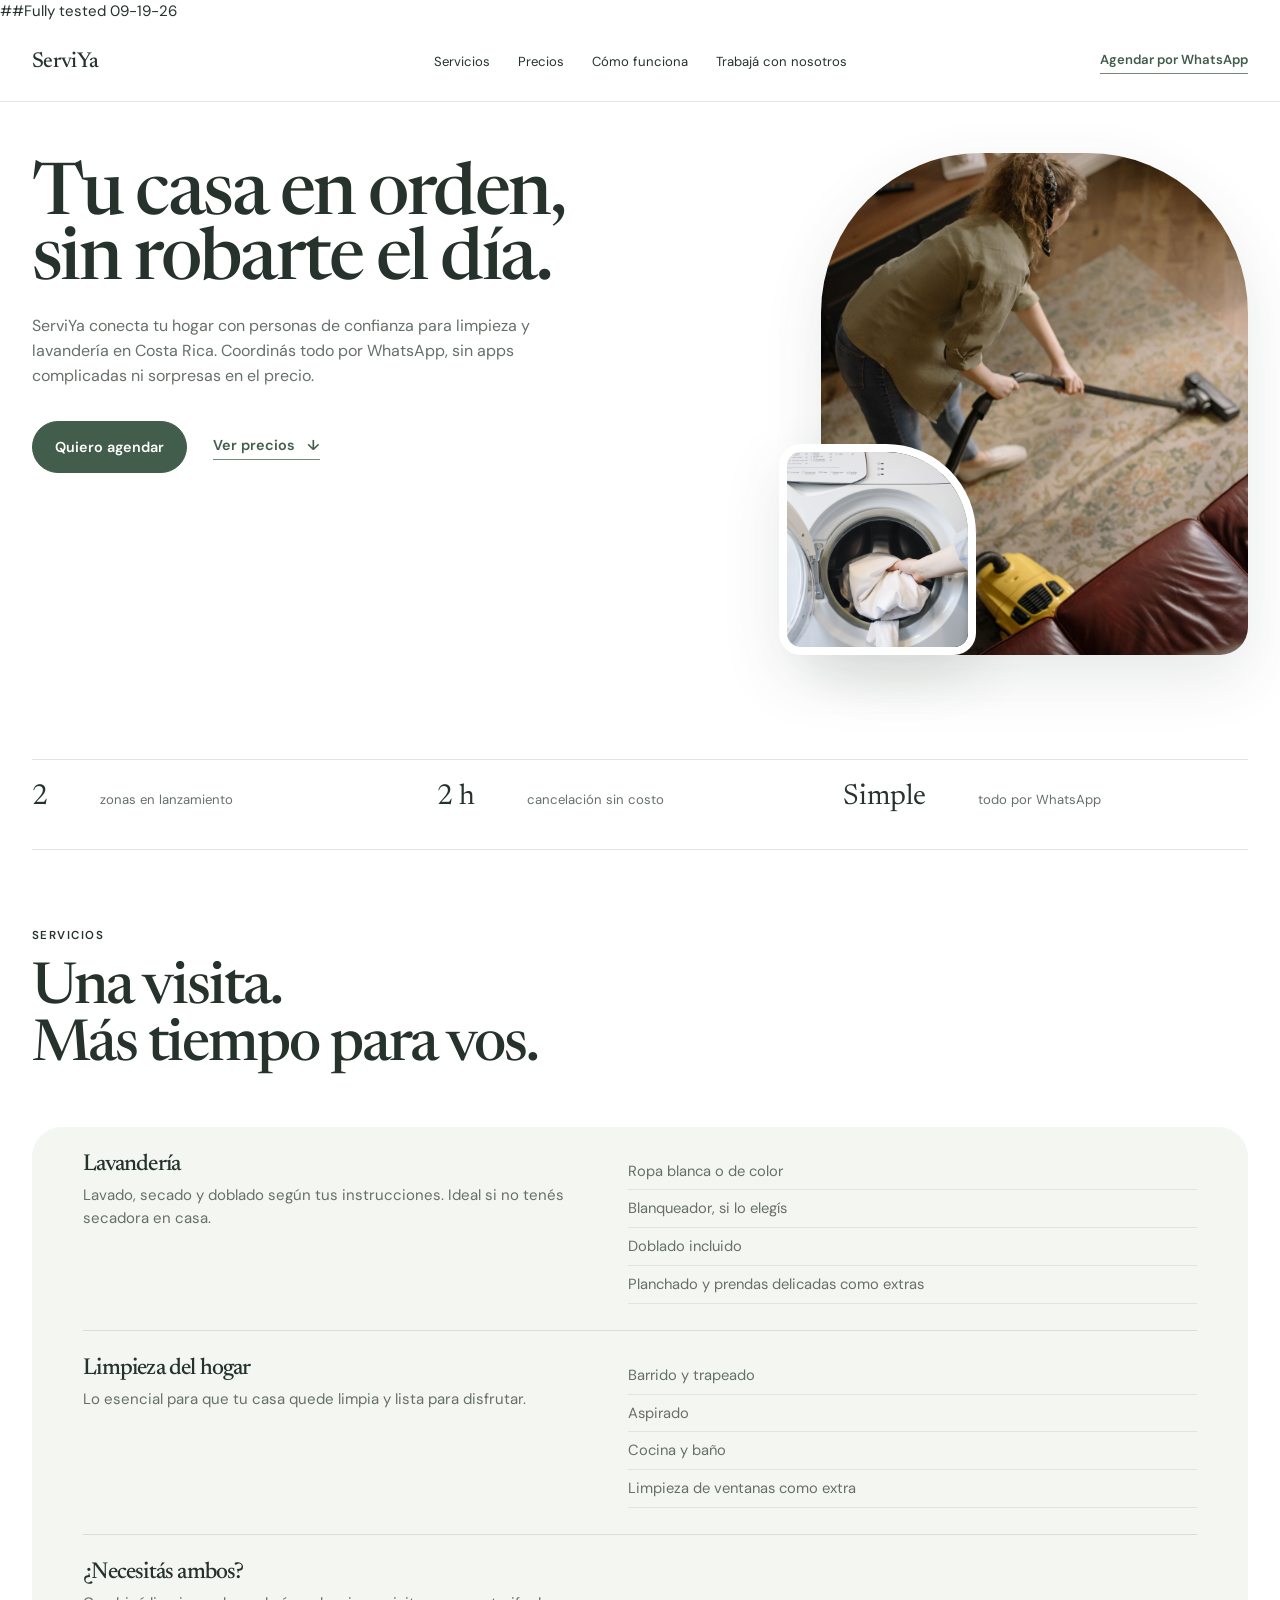
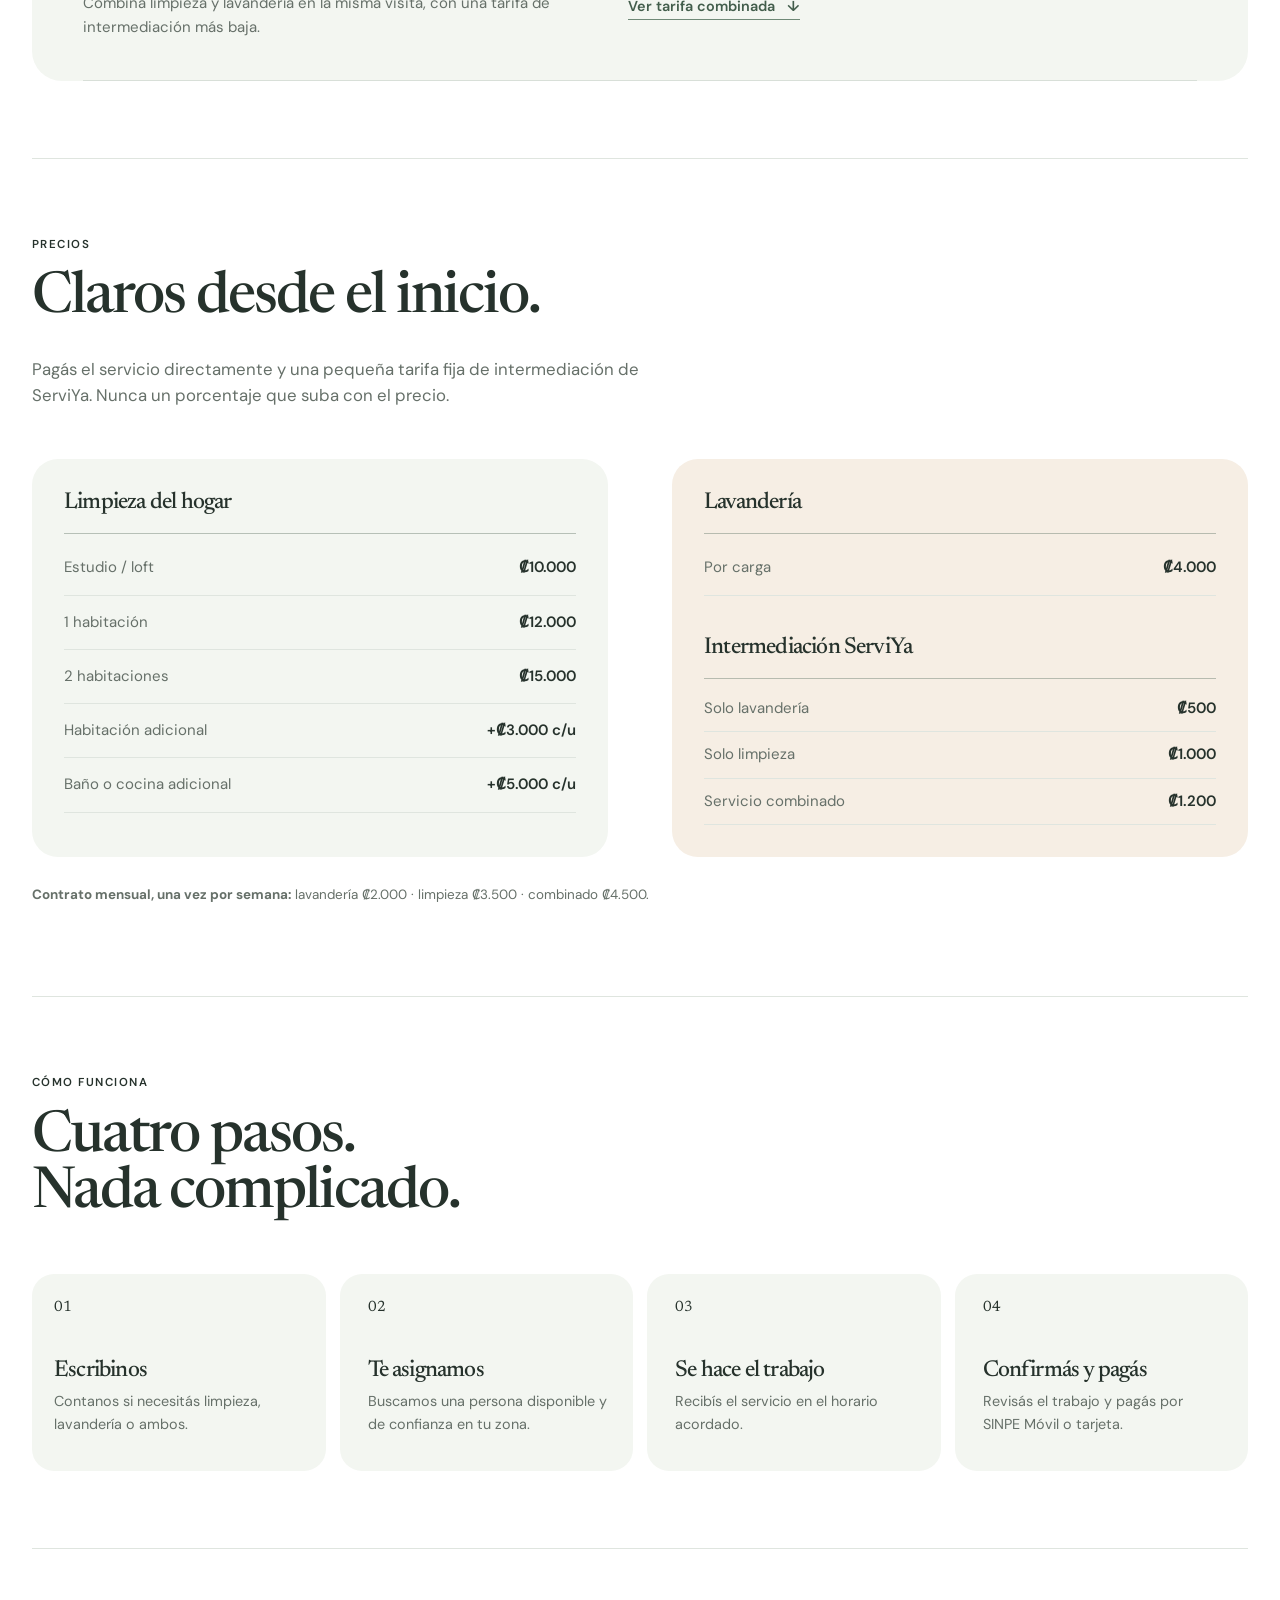
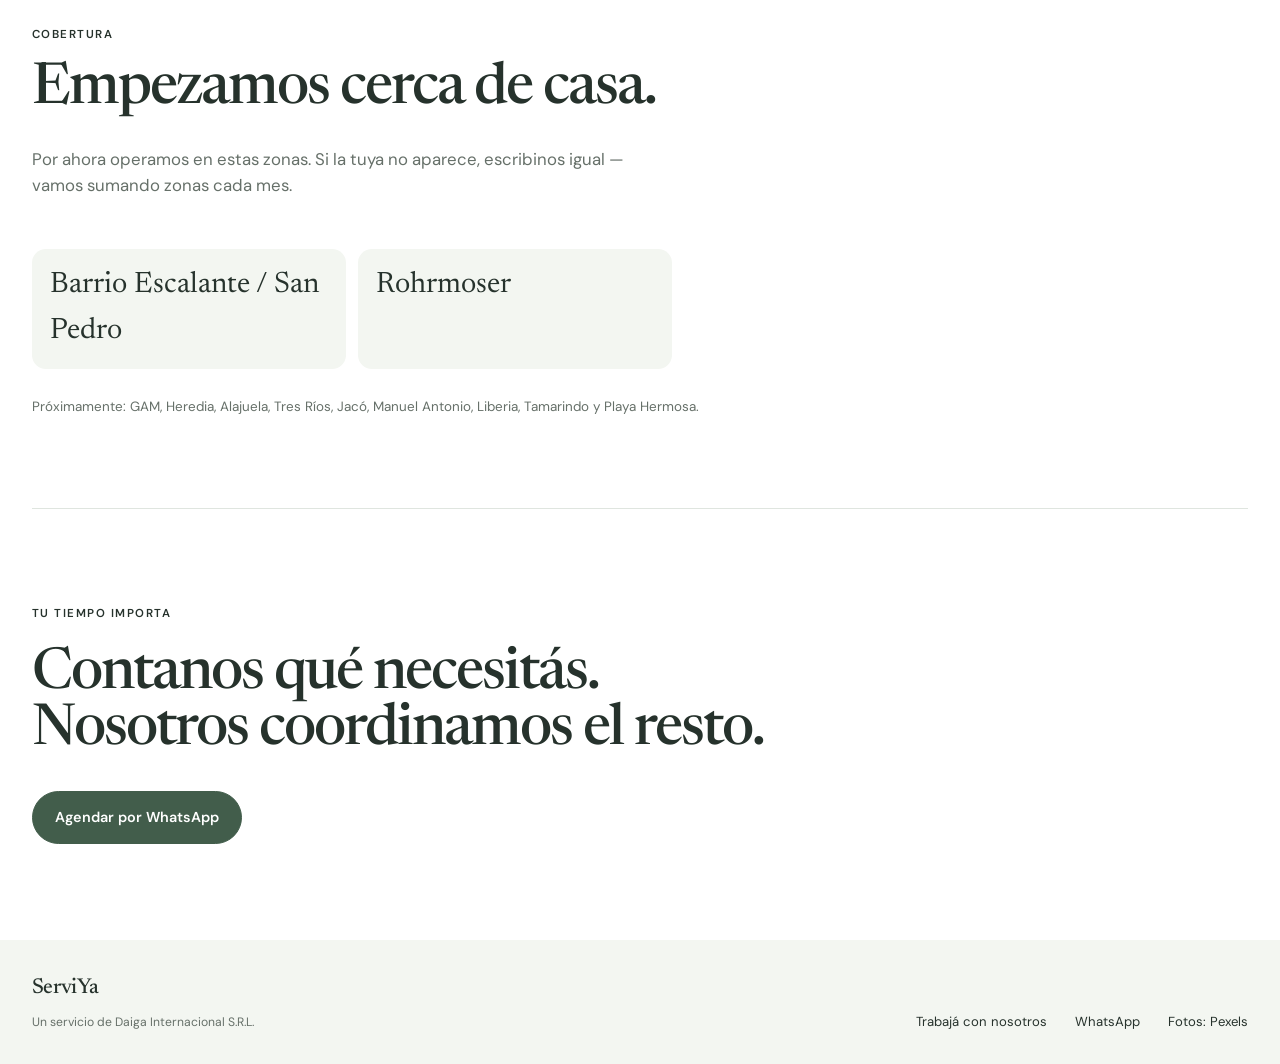
<file: index.html>
##Fully tested 09-19-26
<!doctype html>
<html lang="es-CR">
<head>
  <meta charset="utf-8">
  <meta name="viewport" content="width=device-width, initial-scale=1">
  <title>ServiYa — Limpieza y lavandería a domicilio</title>
  <meta name="description" content="Limpieza y lavandería a domicilio en Costa Rica, coordinadas de forma sencilla por WhatsApp.">
  <link rel="preconnect" href="https://fonts.googleapis.com">
  <link rel="preconnect" href="https://fonts.gstatic.com" crossorigin>
  <link href="https://fonts.googleapis.com/css2?family=DM+Sans:wght@400;500;600&family=Newsreader:opsz,wght@6..72,500;6..72,600&display=swap" rel="stylesheet">
  <link rel="stylesheet" href="styles.css">
</head>
<body>
  <header class="site-header">
    <div class="shell header-inner">
      <a class="site-name" href="index.html" aria-label="ServiYa, inicio">ServiYa</a>
      <nav class="main-nav" aria-label="Navegación principal">
        <a href="#servicios">Servicios</a>
        <a href="#precios">Precios</a>
        <a href="#como-funciona">Cómo funciona</a>
        <a href="socios.html">Trabajá con nosotros</a>
      </nav>
      <a class="header-cta" href="https://wa.me/50661637745?text=Hola%2C%20quiero%20agendar%20un%20servicio%20con%20ServiYa" target="_blank" rel="noopener">Agendar por WhatsApp</a>
    </div>
  </header>

  <main>
    <section class="hero shell">
      <div class="hero-text">
        <h1>Tu casa en orden,<br>sin robarte el día.</h1>
        <div class="hero-copy">
          <p>ServiYa conecta tu hogar con personas de confianza para limpieza y lavandería en Costa Rica. Coordinás todo por WhatsApp, sin apps complicadas ni sorpresas en el precio.</p>
          <div class="actions">
            <a class="button button-dark" href="https://wa.me/50661637745?text=Hola%2C%20quiero%20agendar%20un%20servicio%20con%20ServiYa" target="_blank" rel="noopener">Quiero agendar</a>
            <a class="text-link" href="#precios">Ver precios <span aria-hidden="true">↓</span></a>
          </div>
        </div>
      </div>
      <div class="hero-media" aria-label="Servicios de limpieza y lavandería en el hogar">
        <img class="hero-photo hero-photo-main" src="assets/cleaning-home.jpg" alt="Persona limpiando una sala luminosa" width="1200" height="1800">
        <img class="hero-photo hero-photo-inset" src="assets/laundry-home.jpg" alt="Persona colocando ropa en una secadora" width="1200" height="1800">
      </div>
      <dl class="facts" aria-label="Datos del servicio">
        <div><dt>2</dt><dd>zonas en lanzamiento</dd></div>
        <div><dt>2 h</dt><dd>cancelación sin costo</dd></div>
        <div><dt>Simple</dt><dd>todo por WhatsApp</dd></div>
      </dl>
    </section>

    <section class="section shell" id="servicios">
      <div class="section-intro">
        <div>
          <p class="kicker">Servicios</p>
          <h2>Una visita.<br>Más tiempo para vos.</h2>
        </div>
      </div>

      <div class="service-list">
        <article class="service-item">
          <div>
            <h3>Lavandería</h3>
            <p>Lavado, secado y doblado según tus instrucciones. Ideal si no tenés secadora en casa.</p>
          </div>
          <ul>
            <li>Ropa blanca o de color</li>
            <li>Blanqueador, si lo elegís</li>
            <li>Doblado incluido</li>
            <li>Planchado y prendas delicadas como extras</li>
          </ul>
        </article>

        <article class="service-item">
          <div>
            <h3>Limpieza del hogar</h3>
            <p>Lo esencial para que tu casa quede limpia y lista para disfrutar.</p>
          </div>
          <ul>
            <li>Barrido y trapeado</li>
            <li>Aspirado</li>
            <li>Cocina y baño</li>
            <li>Limpieza de ventanas como extra</li>
          </ul>
        </article>

        <article class="service-item service-combined">
          <div>
            <h3>¿Necesitás ambos?</h3>
            <p>Combiná limpieza y lavandería en la misma visita, con una tarifa de intermediación más baja.</p>
          </div>
          <a class="text-link" href="#precios">Ver tarifa combinada <span aria-hidden="true">↓</span></a>
        </article>
      </div>
    </section>

    <section class="section shell" id="precios">
      <div class="section-intro">
        <div>
          <p class="kicker">Precios</p>
          <h2>Claros desde el inicio.</h2>
          <p class="intro-copy">Pagás el servicio directamente y una pequeña tarifa fija de intermediación de ServiYa. Nunca un porcentaje que suba con el precio.</p>
        </div>
      </div>

      <div class="pricing-layout">
        <div class="price-group">
          <h3>Limpieza del hogar</h3>
          <dl class="price-list">
            <div><dt>Estudio / loft</dt><dd>₡10.000</dd></div>
            <div><dt>1 habitación</dt><dd>₡12.000</dd></div>
            <div><dt>2 habitaciones</dt><dd>₡15.000</dd></div>
            <div><dt>Habitación adicional</dt><dd>+₡3.000 c/u</dd></div>
            <div><dt>Baño o cocina adicional</dt><dd>+₡5.000 c/u</dd></div>
          </dl>
        </div>
        <div class="price-group">
          <h3>Lavandería</h3>
          <dl class="price-list">
            <div><dt>Por carga</dt><dd>₡4.000</dd></div>
          </dl>
          <h3 class="subheading">Intermediación ServiYa</h3>
          <dl class="price-list compact">
            <div><dt>Solo lavandería</dt><dd>₡500</dd></div>
            <div><dt>Solo limpieza</dt><dd>₡1.000</dd></div>
            <div><dt>Servicio combinado</dt><dd>₡1.200</dd></div>
          </dl>
        </div>
      </div>
      <p class="fine-print"><strong>Contrato mensual, una vez por semana:</strong> lavandería ₡2.000 · limpieza ₡3.500 · combinado ₡4.500.</p>
    </section>

    <section class="section shell" id="como-funciona">
      <div class="section-intro">
        <div>
          <p class="kicker">Cómo funciona</p>
          <h2>Cuatro pasos.<br>Nada complicado.</h2>
        </div>
      </div>

      <ol class="steps">
        <li><span>01</span><h3>Escribinos</h3><p>Contanos si necesitás limpieza, lavandería o ambos.</p></li>
        <li><span>02</span><h3>Te asignamos</h3><p>Buscamos una persona disponible y de confianza en tu zona.</p></li>
        <li><span>03</span><h3>Se hace el trabajo</h3><p>Recibís el servicio en el horario acordado.</p></li>
        <li><span>04</span><h3>Confirmás y pagás</h3><p>Revisás el trabajo y pagás por SINPE Móvil o tarjeta.</p></li>
      </ol>
    </section>

    <section class="section shell" id="zonas">
      <div class="section-intro">
        <div>
          <p class="kicker">Cobertura</p>
          <h2>Empezamos cerca de casa.</h2>
          <p class="intro-copy">Por ahora operamos en estas zonas. Si la tuya no aparece, escribinos igual — vamos sumando zonas cada mes.</p>
        </div>
      </div>
      <ul class="locations" aria-label="Zonas de cobertura">
        <li>Barrio Escalante / San Pedro</li><li>Rohrmoser</li>
      </ul>

      <p class="fine-print" style="margin-top:28px;">Próximamente: GAM, Heredia, Alajuela, Tres Ríos, Jacó, Manuel Antonio, Liberia, Tamarindo y Playa Hermosa.</p>
    </section>

    <section class="closing shell">
      <p class="kicker">Tu tiempo importa</p>
      <h2>Contanos qué necesitás.<br>Nosotros coordinamos el resto.</h2>
      <a class="button button-dark" href="https://wa.me/50661637745?text=Hola%2C%20quiero%20agendar%20un%20servicio%20con%20ServiYa" target="_blank" rel="noopener">Agendar por WhatsApp</a>
    </section>
  </main>

  <footer class="site-footer">
    <div class="shell footer-inner">
      <div><p class="site-name">ServiYa</p><p>Un servicio de Daiga Internacional S.R.L.</p></div>
      <div class="footer-links"><a href="socios.html">Trabajá con nosotros</a><a href="https://wa.me/50661637745" target="_blank" rel="noopener">WhatsApp</a><a href="https://www.pexels.com/" target="_blank" rel="noopener">Fotos: Pexels</a></div>
    </div>
  </footer>
</body>
</html>
</file>
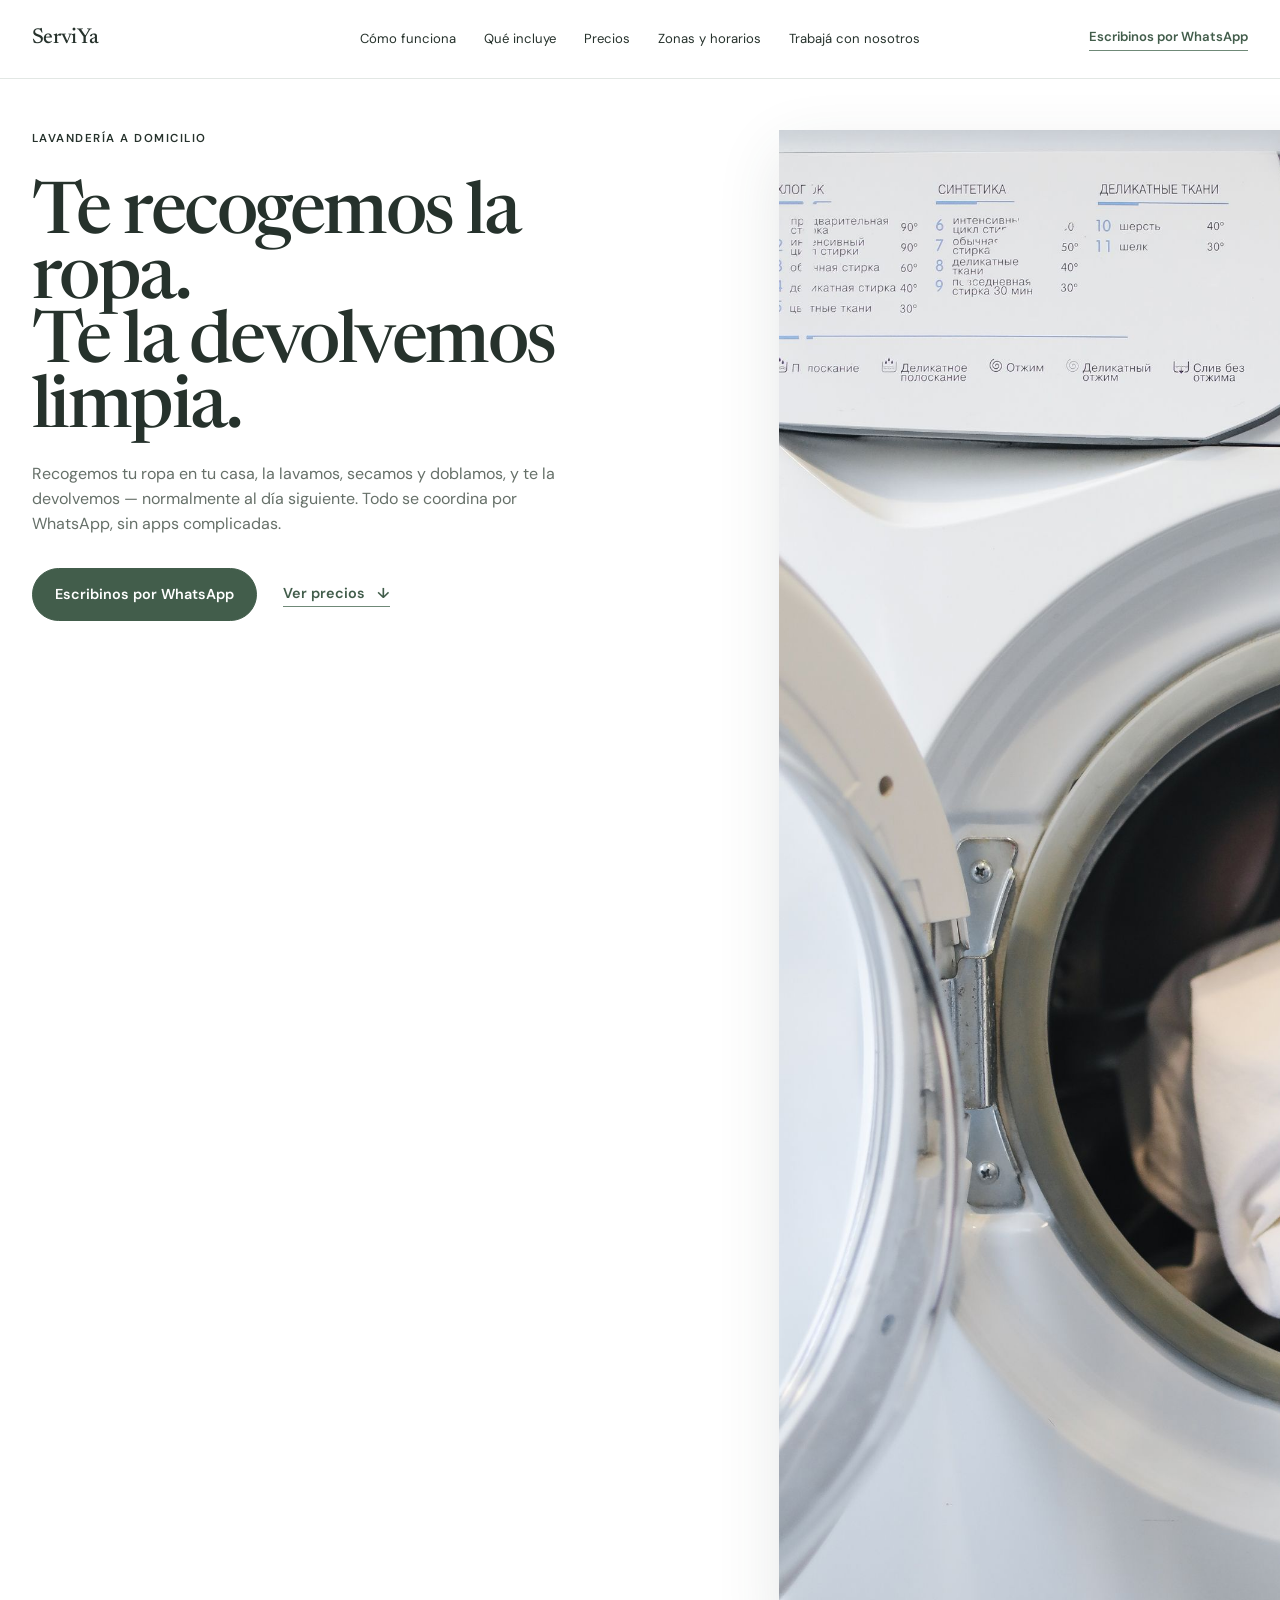
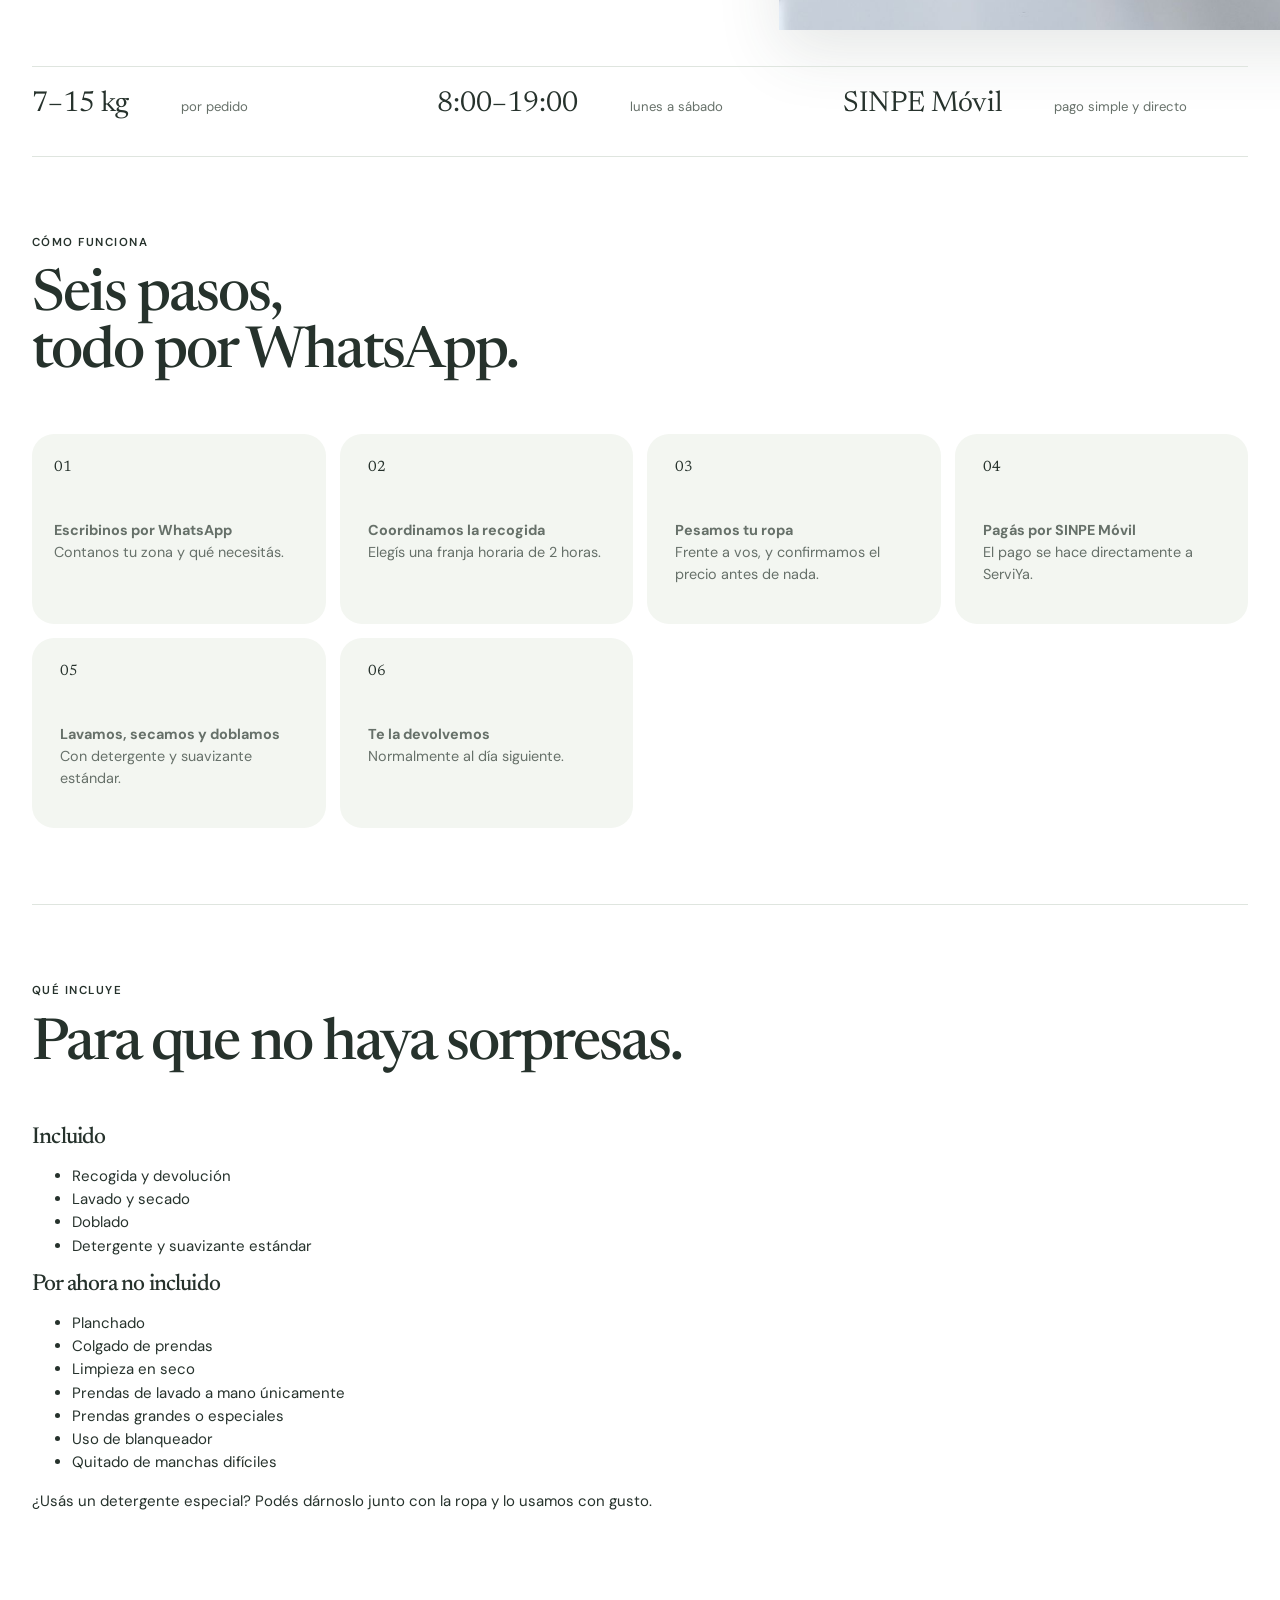
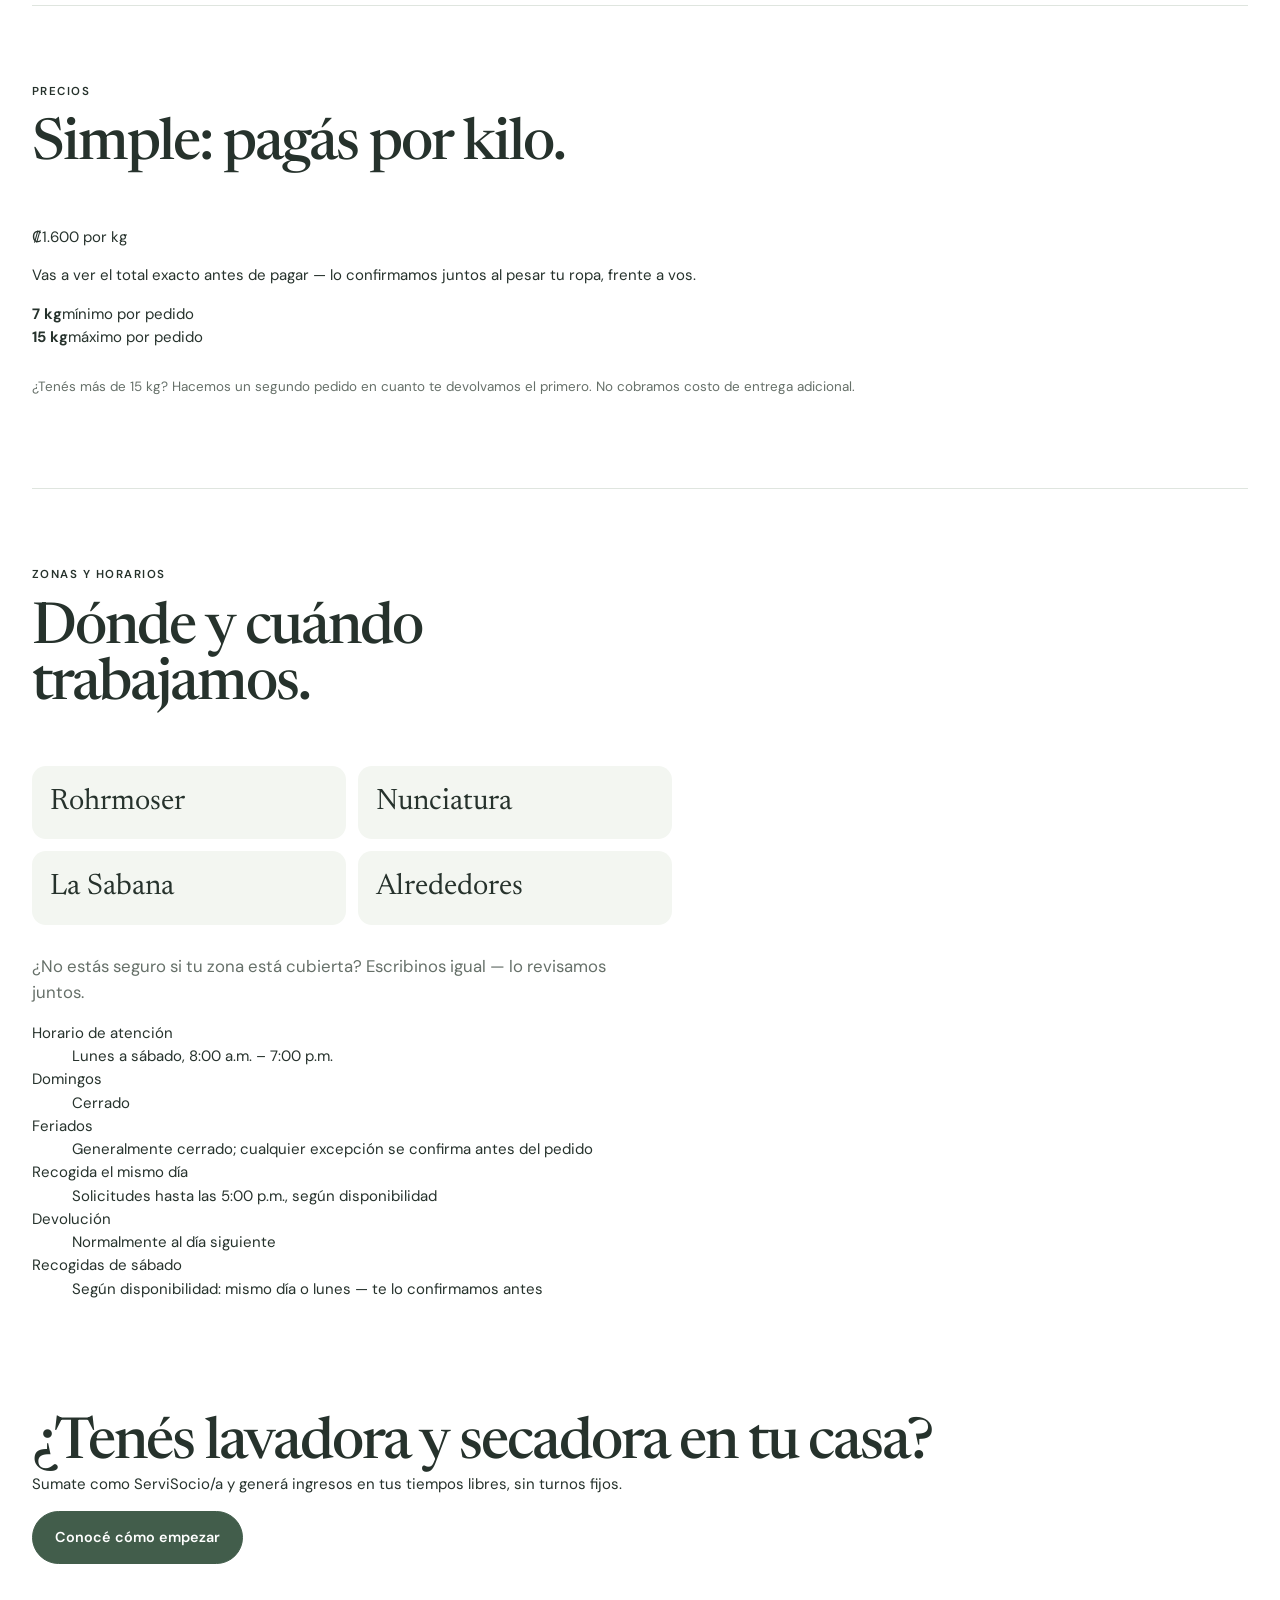
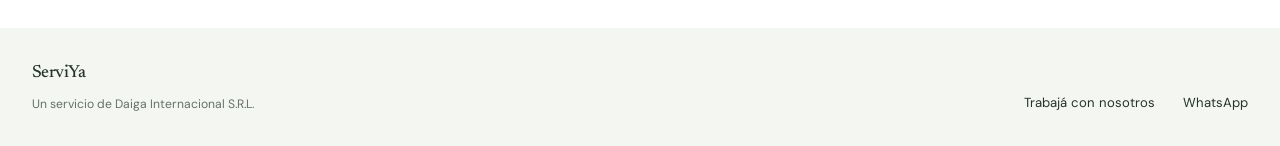
<file: index_v3.html>
<!doctype html>
<html lang="es-CR">
<head>
  <meta charset="utf-8">
  <meta name="viewport" content="width=device-width, initial-scale=1">
  <title>ServiYa — Lavandería a domicilio en San José</title>
  <meta name="description" content="ServiYa recoge, lava, seca y devuelve tu ropa en Rohrmoser, Nunciatura, La Sabana y alrededores. Coordinás todo por WhatsApp, pagás por SINPE Móvil.">
  <link rel="preconnect" href="https://fonts.googleapis.com">
  <link rel="preconnect" href="https://fonts.gstatic.com" crossorigin>
  <link href="https://fonts.googleapis.com/css2?family=DM+Sans:wght@400;500;600&family=Newsreader:opsz,wght@6..72,500;6..72,600&display=swap" rel="stylesheet">
  <link rel="stylesheet" href="styles.css">
</head>
<body>
  <header class="site-header">
    <div class="shell header-inner">
      <a class="site-name" href="index.html">ServiYa</a>
      <nav class="main-nav">
        <a href="#como-funciona">Cómo funciona</a>
        <a href="#incluye">Qué incluye</a>
        <a href="#precios">Precios</a>
        <a href="#zonas">Zonas y horarios</a>
        <a href="socios.html">Trabajá con nosotros</a>
      </nav>
      <a class="header-cta" href="https://wa.me/50661637745?text=Hola%2C%20quiero%20pedir%20un%20servicio%20de%20lavander%C3%ADa" target="_blank" rel="noopener">Escribinos por WhatsApp</a>
    </div>
  </header>

  <main>
    <section class="hero shell">
      <div class="hero-text">
        <p class="kicker">Lavandería a domicilio</p>
        <h1>Te recogemos la ropa.<br>Te la devolvemos limpia.</h1>
        <div class="hero-copy">
          <p>Recogemos tu ropa en tu casa, la lavamos, secamos y doblamos, y te la devolvemos — normalmente al día siguiente. Todo se coordina por WhatsApp, sin apps complicadas.</p>
          <div class="actions">
            <a class="button button-dark" href="https://wa.me/50661637745?text=Hola%2C%20quiero%20pedir%20un%20servicio%20de%20lavander%C3%ADa" target="_blank" rel="noopener">Escribinos por WhatsApp</a>
            <a class="text-link" href="#precios">Ver precios <span aria-hidden="true">↓</span></a>
          </div>
        </div>
      </div>
      <div class="hero-media">
        <img class="hero-photo" src="assets/laundry-home.jpg" alt="Ropa recién lavada, lista para doblar" width="1200" height="1500">
      </div>
      <dl class="facts">
        <div><dt>7–15 kg</dt><dd>por pedido</dd></div>
        <div><dt>8:00–19:00</dt><dd>lunes a sábado</dd></div>
        <div><dt>SINPE Móvil</dt><dd>pago simple y directo</dd></div>
      </dl>
    </section>

    <section class="section shell" id="como-funciona">
      <div class="section-intro">
        <p class="kicker">Cómo funciona</p>
        <h2>Seis pasos,<br>todo por WhatsApp.</h2>
      </div>
      <ol class="steps">
        <li><span>01</span><p><strong>Escribinos por WhatsApp</strong><br>Contanos tu zona y qué necesitás.</p></li>
        <li><span>02</span><p><strong>Coordinamos la recogida</strong><br>Elegís una franja horaria de 2 horas.</p></li>
        <li><span>03</span><p><strong>Pesamos tu ropa</strong><br>Frente a vos, y confirmamos el precio antes de nada.</p></li>
        <li><span>04</span><p><strong>Pagás por SINPE Móvil</strong><br>El pago se hace directamente a ServiYa.</p></li>
        <li><span>05</span><p><strong>Lavamos, secamos y doblamos</strong><br>Con detergente y suavizante estándar.</p></li>
        <li><span>06</span><p><strong>Te la devolvemos</strong><br>Normalmente al día siguiente.</p></li>
      </ol>
    </section>

    <section class="section shell" id="incluye">
      <div class="section-intro">
        <p class="kicker">Qué incluye</p>
        <h2>Para que no haya sorpresas.</h2>
      </div>
      <div class="io-grid">
        <div class="io-card yes">
          <h3>Incluido</h3>
          <ul>
            <li>Recogida y devolución</li>
            <li>Lavado y secado</li>
            <li>Doblado</li>
            <li>Detergente y suavizante estándar</li>
          </ul>
        </div>
        <div class="io-card no">
          <h3>Por ahora no incluido</h3>
          <ul>
            <li>Planchado</li>
            <li>Colgado de prendas</li>
            <li>Limpieza en seco</li>
            <li>Prendas de lavado a mano únicamente</li>
            <li>Prendas grandes o especiales</li>
            <li>Uso de blanqueador</li>
            <li>Quitado de manchas difíciles</li>
          </ul>
        </div>
      </div>
      <p class="io-note">¿Usás un detergente especial? Podés dárnoslo junto con la ropa y lo usamos con gusto.</p>
    </section>

    <section class="section shell" id="precios">
      <div class="section-intro">
        <p class="kicker">Precios</p>
        <h2>Simple: pagás por kilo.</h2>
      </div>
      <div class="price-box">
        <p class="price-lead">₡1.600 por kg</p>
        <p class="price-sub">Vas a ver el total exacto antes de pagar — lo confirmamos juntos al pesar tu ropa, frente a vos.</p>
        <div class="price-meta">
          <div><strong>7 kg</strong>mínimo por pedido</div>
          <div><strong>15 kg</strong>máximo por pedido</div>
        </div>
      </div>
      <p class="fine-print">¿Tenés más de 15 kg? Hacemos un segundo pedido en cuanto te devolvamos el primero. No cobramos costo de entrega adicional.</p>
    </section>

    <section class="section shell" id="zonas">
      <div class="section-intro">
        <p class="kicker">Zonas y horarios</p>
        <h2>Dónde y cuándo<br>trabajamos.</h2>
      </div>
      <ul class="locations">
        <li>Rohrmoser</li><li>Nunciatura</li><li>La Sabana</li><li>Alrededores</li>
      </ul>
      <p class="intro-copy">¿No estás seguro si tu zona está cubierta? Escribinos igual — lo revisamos juntos.</p>
      <dl class="hours-table">
        <div><dt>Horario de atención</dt><dd>Lunes a sábado, 8:00 a.m. – 7:00 p.m.</dd></div>
        <div><dt>Domingos</dt><dd>Cerrado</dd></div>
        <div><dt>Feriados</dt><dd>Generalmente cerrado; cualquier excepción se confirma antes del pedido</dd></div>
        <div><dt>Recogida el mismo día</dt><dd>Solicitudes hasta las 5:00 p.m., según disponibilidad</dd></div>
        <div><dt>Devolución</dt><dd>Normalmente al día siguiente</dd></div>
        <div><dt>Recogidas de sábado</dt><dd>Según disponibilidad: mismo día o lunes — te lo confirmamos antes</dd></div>
      </dl>
    </section>

    <section class="shell" style="padding-block: 24px 64px;">
      <div class="provider-banner">
        <div>
          <h2>¿Tenés lavadora y secadora en tu casa?</h2>
          <p>Sumate como ServiSocio/a y generá ingresos en tus tiempos libres, sin turnos fijos.</p>
        </div>
        <a class="button button-dark" href="socios.html">Conocé cómo empezar</a>
      </div>
    </section>
  </main>

  <footer class="site-footer">
    <div class="shell footer-inner">
      <div>
        <p class="site-name" style="font-family: var(--serif); font-size:1.1rem;">ServiYa</p>
        <p>Un servicio de Daiga Internacional S.R.L.</p>
      </div>
      <div class="footer-links">
        <a href="socios.html">Trabajá con nosotros</a>
        <a href="https://wa.me/50661637745" target="_blank" rel="noopener">WhatsApp</a>
      </div>
    </div>
  </footer>
</body>
</html>
</file>
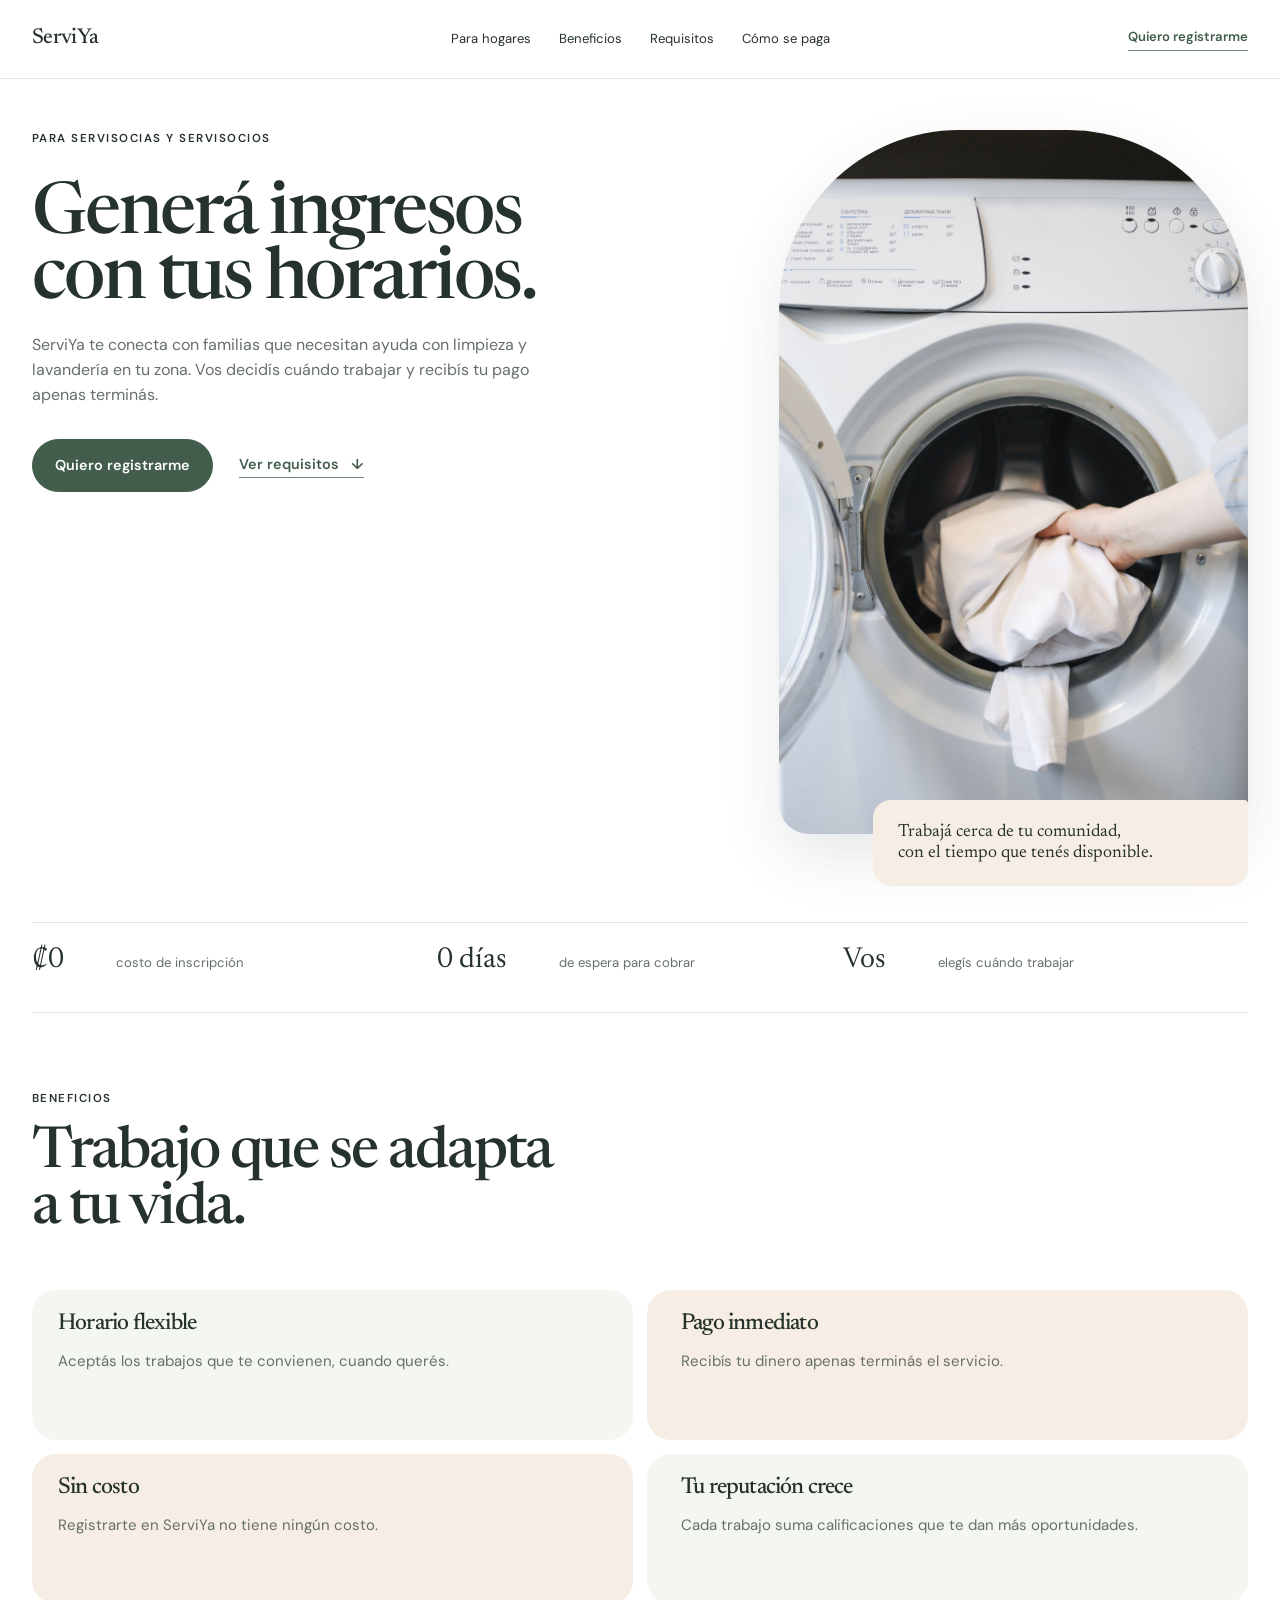
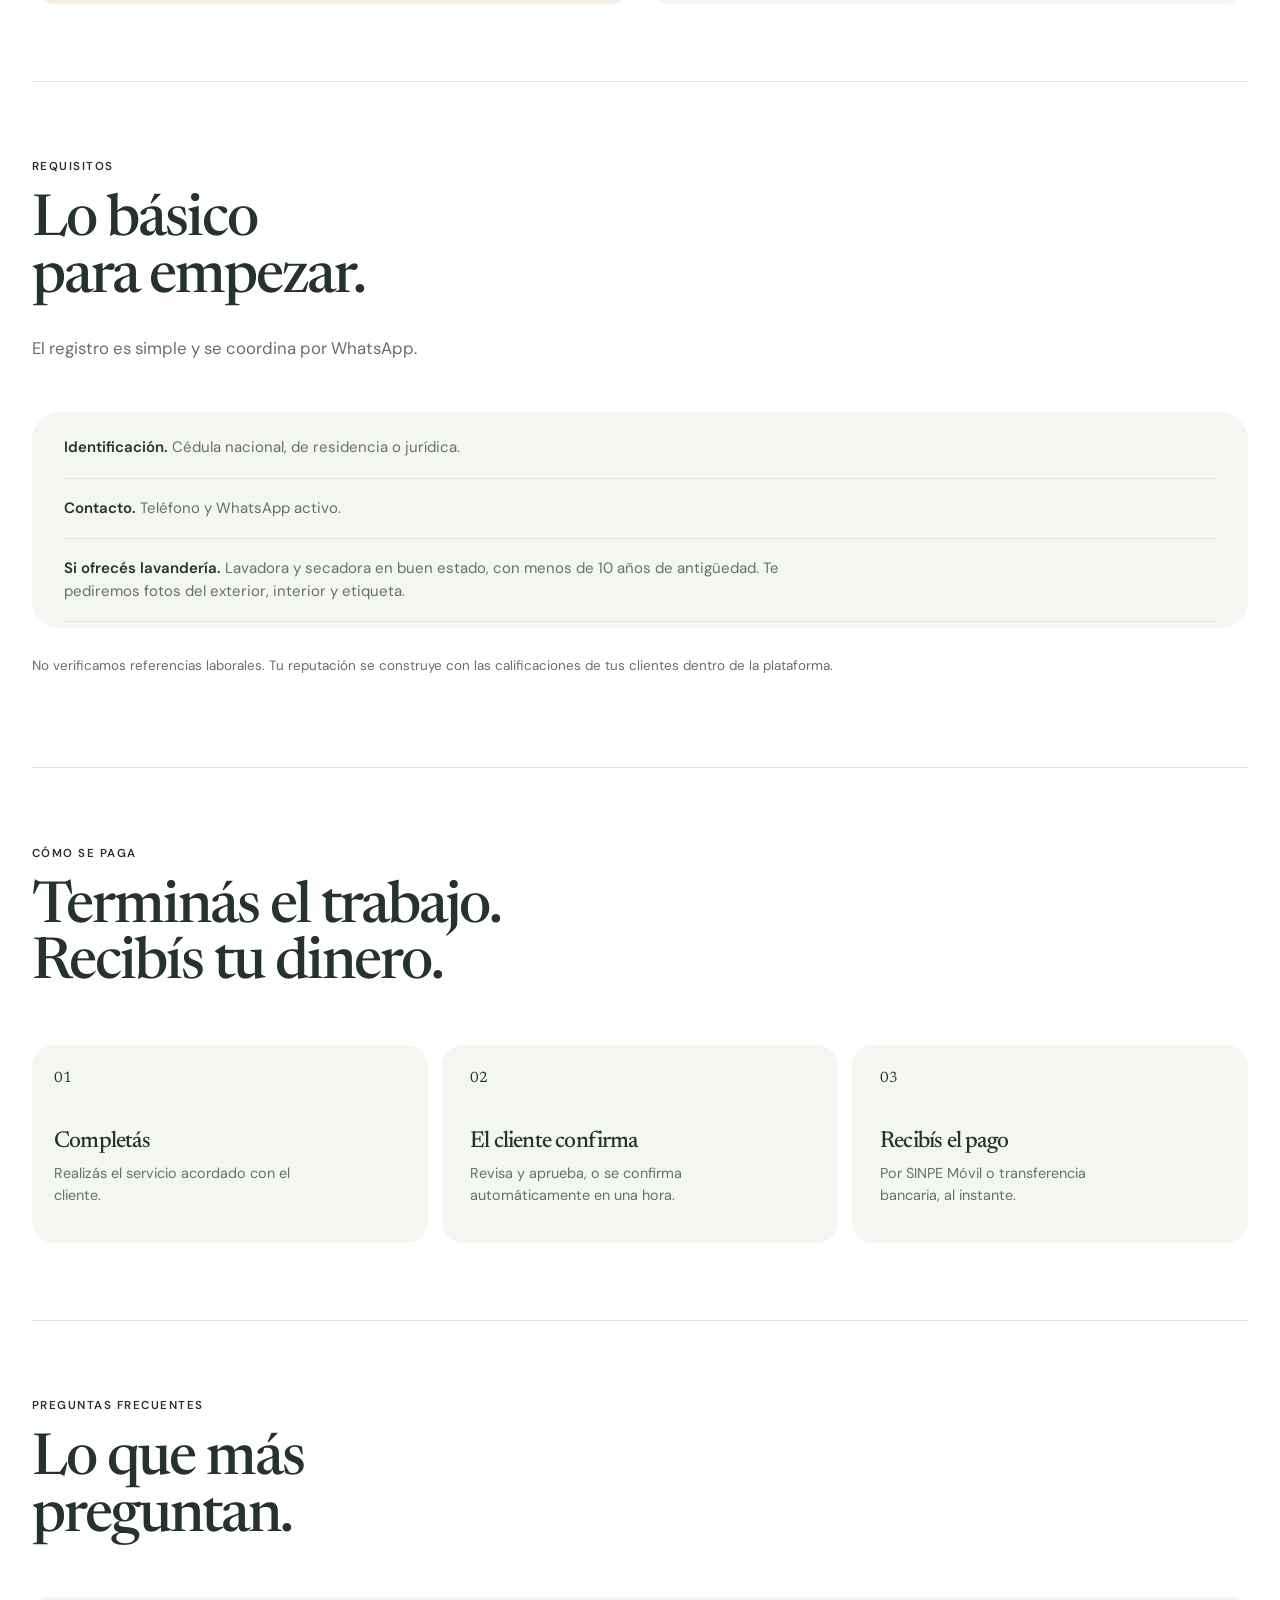
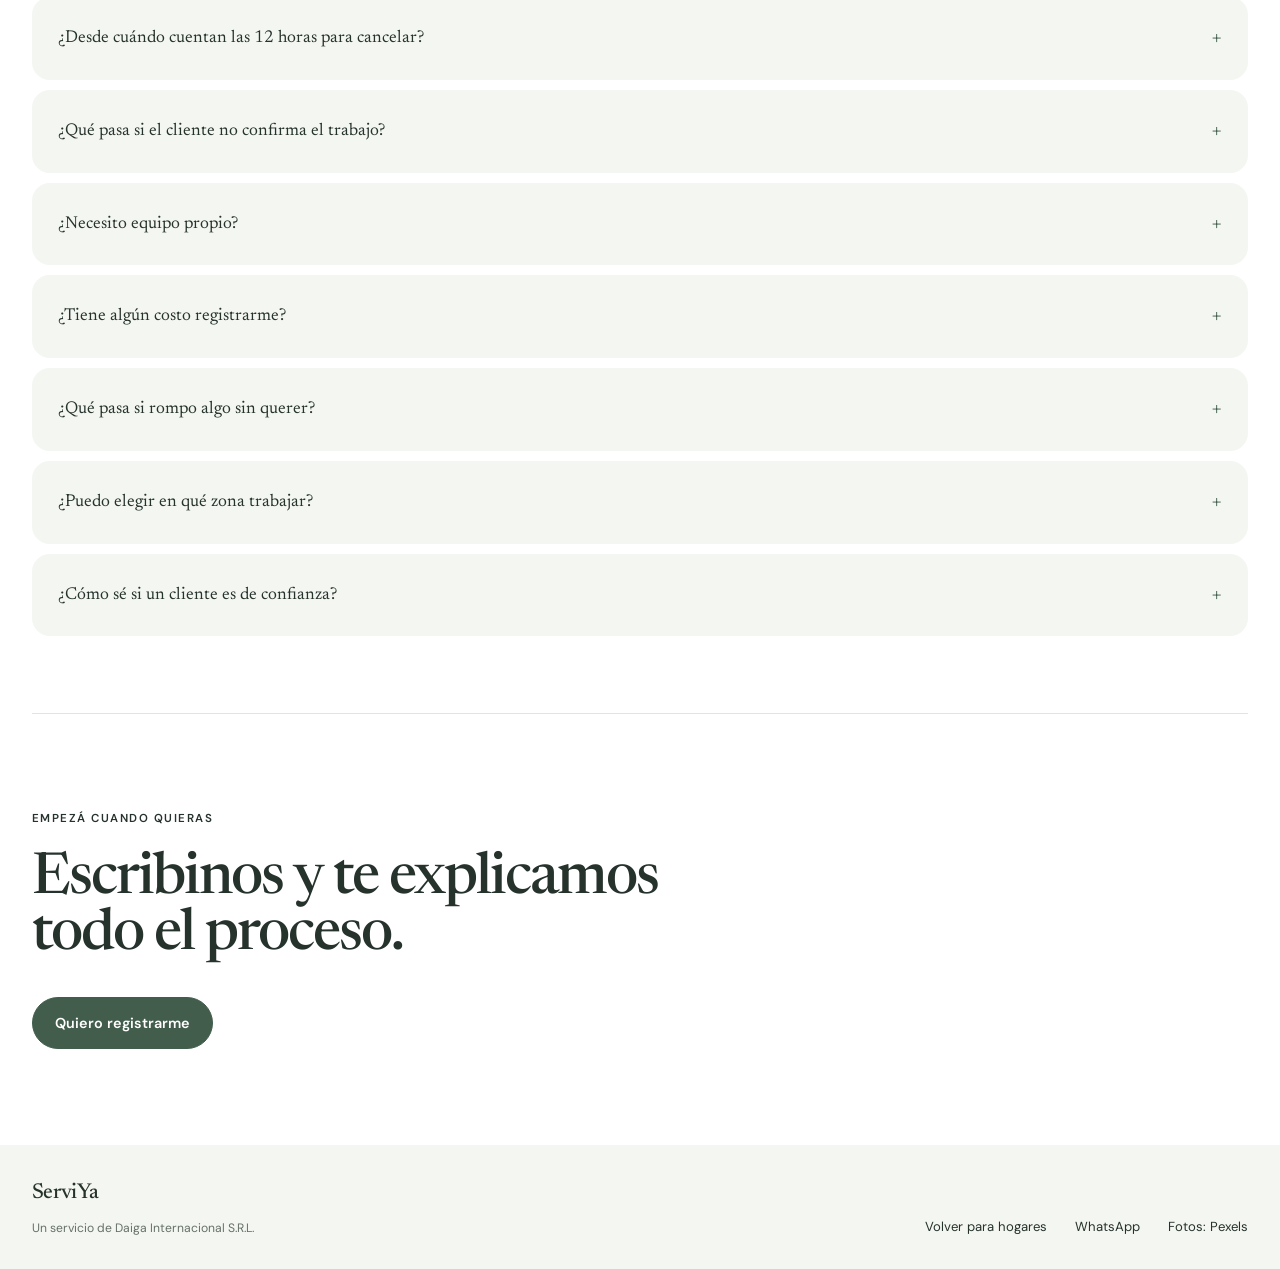
<file: socios.html>
<!doctype html>
<html lang="es-CR">
<head>
  <meta charset="utf-8">
  <meta name="viewport" content="width=device-width, initial-scale=1">
  <title>Trabajá con ServiYa — Horarios flexibles</title>
  <meta name="description" content="Generá ingresos ofreciendo limpieza o lavandería con horarios flexibles y pago rápido.">
  <link rel="preconnect" href="https://fonts.googleapis.com">
  <link rel="preconnect" href="https://fonts.gstatic.com" crossorigin>
  <link href="https://fonts.googleapis.com/css2?family=DM+Sans:wght@400;500;600&family=Newsreader:opsz,wght@6..72,500;6..72,600&display=swap" rel="stylesheet">
  <link rel="stylesheet" href="styles.css">
</head>
<body>
  <header class="site-header">
    <div class="shell header-inner">
      <a class="site-name" href="index.html" aria-label="ServiYa, inicio">ServiYa</a>
      <nav class="main-nav" aria-label="Navegación principal">
        <a href="index.html">Para hogares</a>
        <a href="#beneficios">Beneficios</a>
        <a href="#requisitos">Requisitos</a>
        <a href="#pagos">Cómo se paga</a>
      </nav>
      <a class="header-cta" href="https://wa.me/50661637745?text=Hola%2C%20quiero%20ser%20ServiSocio%2Fa%20de%20ServiYa" target="_blank" rel="noopener">Quiero registrarme</a>
    </div>
  </header>

  <main>
    <section class="hero shell partner-hero">
      <div class="hero-text">
        <p class="kicker">Para ServiSocias y ServiSocios</p>
        <h1>Generá ingresos<br>con tus horarios.</h1>
        <div class="hero-copy">
          <p>ServiYa te conecta con familias que necesitan ayuda con limpieza y lavandería en tu zona. Vos decidís cuándo trabajar y recibís tu pago apenas terminás.</p>
          <div class="actions">
            <a class="button button-dark" href="https://wa.me/50661637745?text=Hola%2C%20quiero%20ser%20ServiSocio%2Fa%20de%20ServiYa" target="_blank" rel="noopener">Quiero registrarme</a>
            <a class="text-link" href="#requisitos">Ver requisitos <span aria-hidden="true">↓</span></a>
          </div>
        </div>
      </div>
      <div class="hero-media partner-media">
        <img class="hero-photo hero-photo-main" src="assets/laundry-home.jpg" alt="Persona colocando ropa en una secadora" width="1200" height="1800">
        <p class="photo-note">Trabajá cerca de tu comunidad,<br>con el tiempo que tenés disponible.</p>
      </div>
      <dl class="facts" aria-label="Datos para personas proveedoras">
        <div><dt>₡0</dt><dd>costo de inscripción</dd></div>
        <div><dt>0 días</dt><dd>de espera para cobrar</dd></div>
        <div><dt>Vos</dt><dd>elegís cuándo trabajar</dd></div>
      </dl>
    </section>

    <section class="section shell" id="beneficios">
      <div class="section-intro">
        <div><p class="kicker">Beneficios</p><h2>Trabajo que se adapta<br>a tu vida.</h2></div>
      </div>
      <div class="benefit-grid">
        <article><h3>Horario flexible</h3><span>Aceptás los trabajos que te convienen, cuando querés.</span></article>
        <article><h3>Pago inmediato</h3><span>Recibís tu dinero apenas terminás el servicio.</span></article>
        <article><h3>Sin costo</h3><span>Registrarte en ServiYa no tiene ningún costo.</span></article>
        <article><h3>Tu reputación crece</h3><span>Cada trabajo suma calificaciones que te dan más oportunidades.</span></article>
      </div>
    </section>

    <section class="section shell" id="requisitos">
      <div class="section-intro">
        <div><p class="kicker">Requisitos</p><h2>Lo básico<br>para empezar.</h2><p class="intro-copy">El registro es simple y se coordina por WhatsApp.</p></div>
      </div>
      <ol class="requirements">
        <li><p><strong>Identificación.</strong> Cédula nacional, de residencia o jurídica.</p></li>
        <li><p><strong>Contacto.</strong> Teléfono y WhatsApp activo.</p></li>
        <li><p><strong>Si ofrecés lavandería.</strong> Lavadora y secadora en buen estado, con menos de 10 años de antigüedad. Te pediremos fotos del exterior, interior y etiqueta.</p></li>
      </ol>
      <p class="fine-print">No verificamos referencias laborales. Tu reputación se construye con las calificaciones de tus clientes dentro de la plataforma.</p>
    </section>

    <section class="section shell" id="pagos">
      <div class="section-intro">
        <div><p class="kicker">Cómo se paga</p><h2>Terminás el trabajo.<br>Recibís tu dinero.</h2></div>
      </div>
      <ol class="steps steps-three">
        <li><span>01</span><h3>Completás</h3><p>Realizás el servicio acordado con el cliente.</p></li>
        <li><span>02</span><h3>El cliente confirma</h3><p>Revisa y aprueba, o se confirma automáticamente en una hora.</p></li>
        <li><span>03</span><h3>Recibís el pago</h3><p>Por SINPE Móvil o transferencia bancaria, al instante.</p></li>
      </ol>
    </section>

    <section class="section shell" id="preguntas">
      <div class="section-intro">
        <div><p class="kicker">Preguntas frecuentes</p><h2>Lo que más<br>preguntan.</h2></div>
      </div>
      <div class="faq-list">
        <details class="faq-item">
          <summary>¿Desde cuándo cuentan las 12 horas para cancelar?</summary>
          <p>Se cuentan desde la hora acordada para el servicio. Por ejemplo, si el servicio es a las 2pm del sábado, tenés que avisar antes de las 2am de ese mismo día.</p>
        </details>
        <details class="faq-item">
          <summary>¿Qué pasa si el cliente no confirma el trabajo?</summary>
          <p>Si no responde dentro de una hora después de terminado el servicio, se aprueba automáticamente y recibís tu pago igual.</p>
        </details>
        <details class="faq-item">
          <summary>¿Necesito equipo propio?</summary>
          <p>Para limpieza, sí: tus propios implementos (o los del cliente, si así lo acuerdan). Para lavandería, necesitás lavadora y secadora en buen estado y con menos de 10 años de antigüedad.</p>
        </details>
        <details class="faq-item">
          <summary>¿Tiene algún costo registrarme?</summary>
          <p>No, registrarte en ServiYa es completamente gratis.</p>
        </details>
        <details class="faq-item">
          <summary>¿Qué pasa si rompo algo sin querer?</summary>
          <p>Se verifica el valor del daño con fotos o videollamada junto a Atención al Cliente, y ese monto se descuenta de tu pago por ese trabajo (hasta el total del servicio). Nunca más de lo que cobraste por ese trabajo específico.</p>
        </details>
        <details class="faq-item">
          <summary>¿Puedo elegir en qué zona trabajar?</summary>
          <p>Sí. Por ahora ServiYa opera en Barrio Escalante / San Pedro y Rohrmoser — podés indicarnos en cuál de las dos preferís recibir solicitudes.</p>
        </details>
        <details class="faq-item">
          <summary>¿Cómo sé si un cliente es de confianza?</summary>
          <p>Cada cliente tiene una calificación dentro de la plataforma, visible para vos antes de aceptar el trabajo.</p>
        </details>
      </div>
    </section>

    <section class="closing shell">
      <p class="kicker">Empezá cuando quieras</p>
      <h2>Escribinos y te explicamos<br>todo el proceso.</h2>
      <a class="button button-dark" href="https://wa.me/50661637745?text=Hola%2C%20quiero%20ser%20ServiSocio%2Fa%20de%20ServiYa" target="_blank" rel="noopener">Quiero registrarme</a>
    </section>
  </main>

  <footer class="site-footer">
    <div class="shell footer-inner">
      <div><p class="site-name">ServiYa</p><p>Un servicio de Daiga Internacional S.R.L.</p></div>
      <div class="footer-links"><a href="index.html">Volver para hogares</a><a href="https://wa.me/50661637745" target="_blank" rel="noopener">WhatsApp</a><a href="https://www.pexels.com/" target="_blank" rel="noopener">Fotos: Pexels</a></div>
    </div>
  </footer>
</body>
</html>
</file>
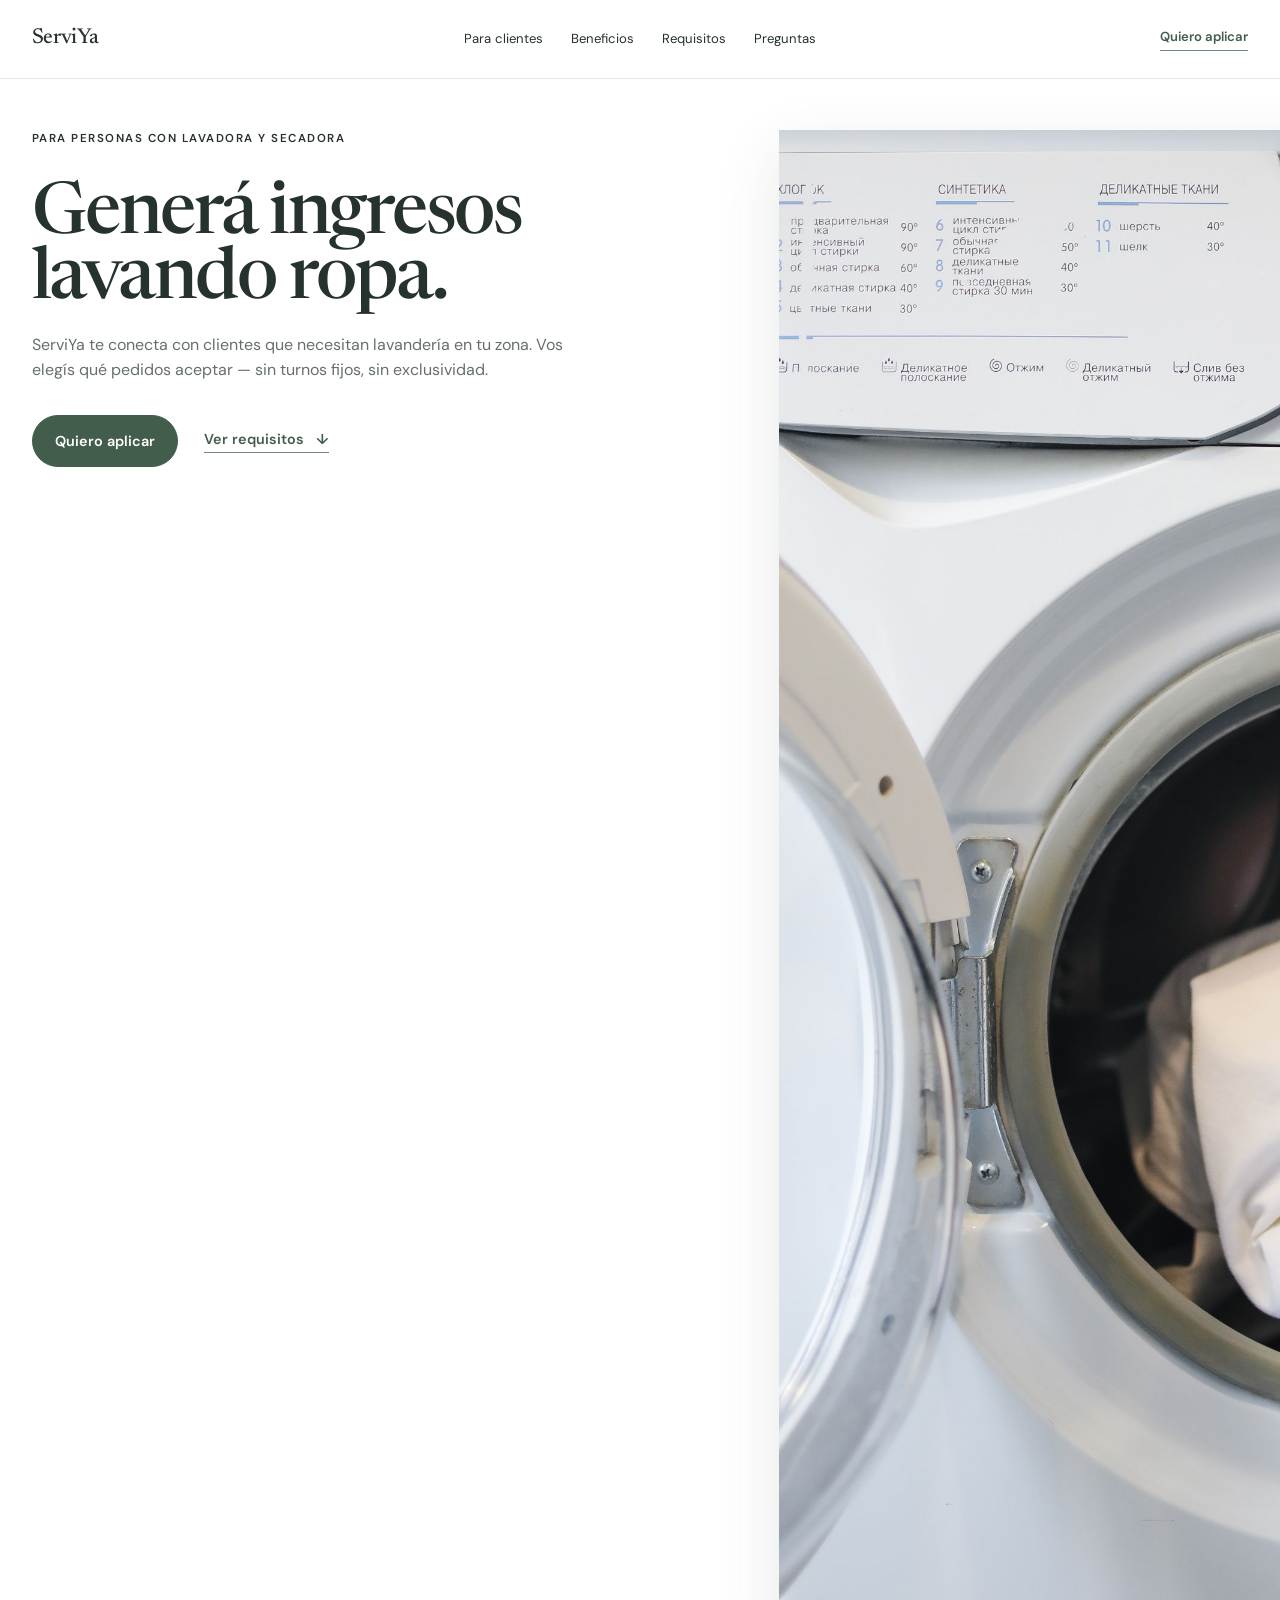
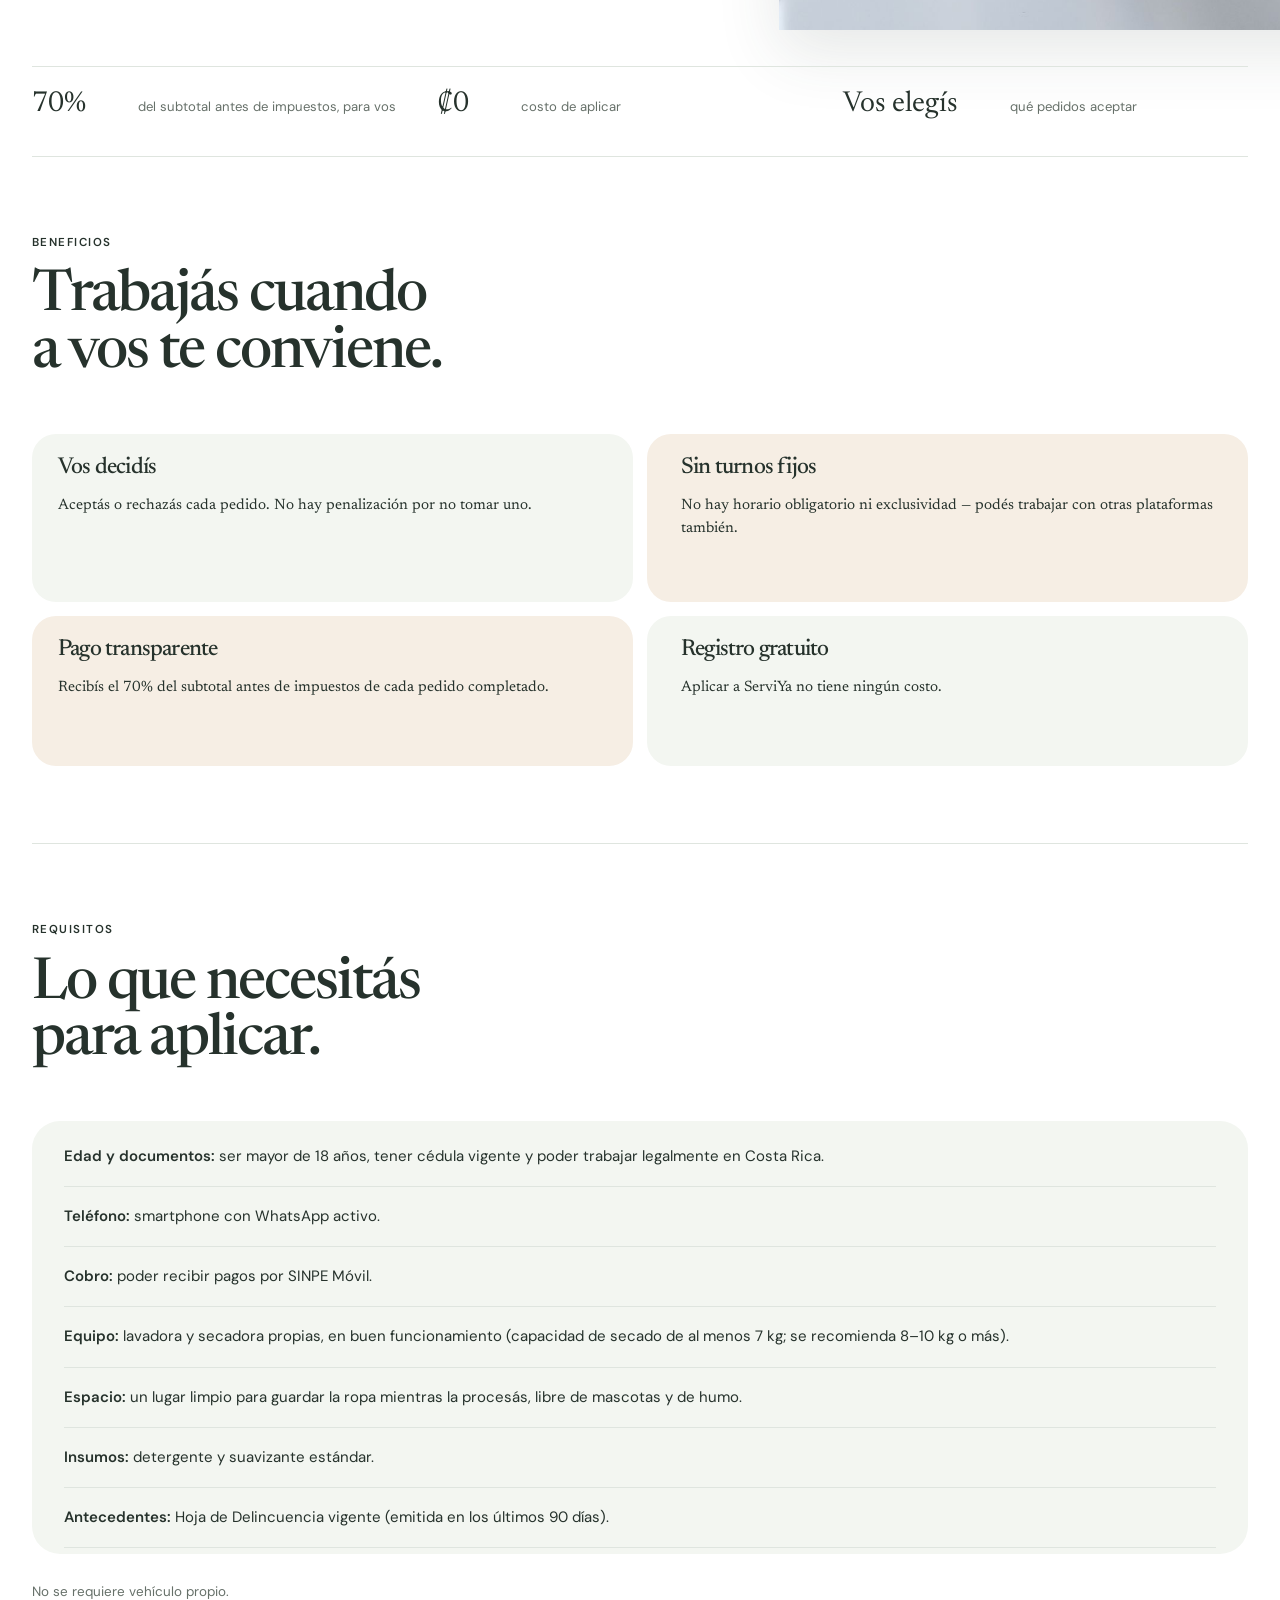
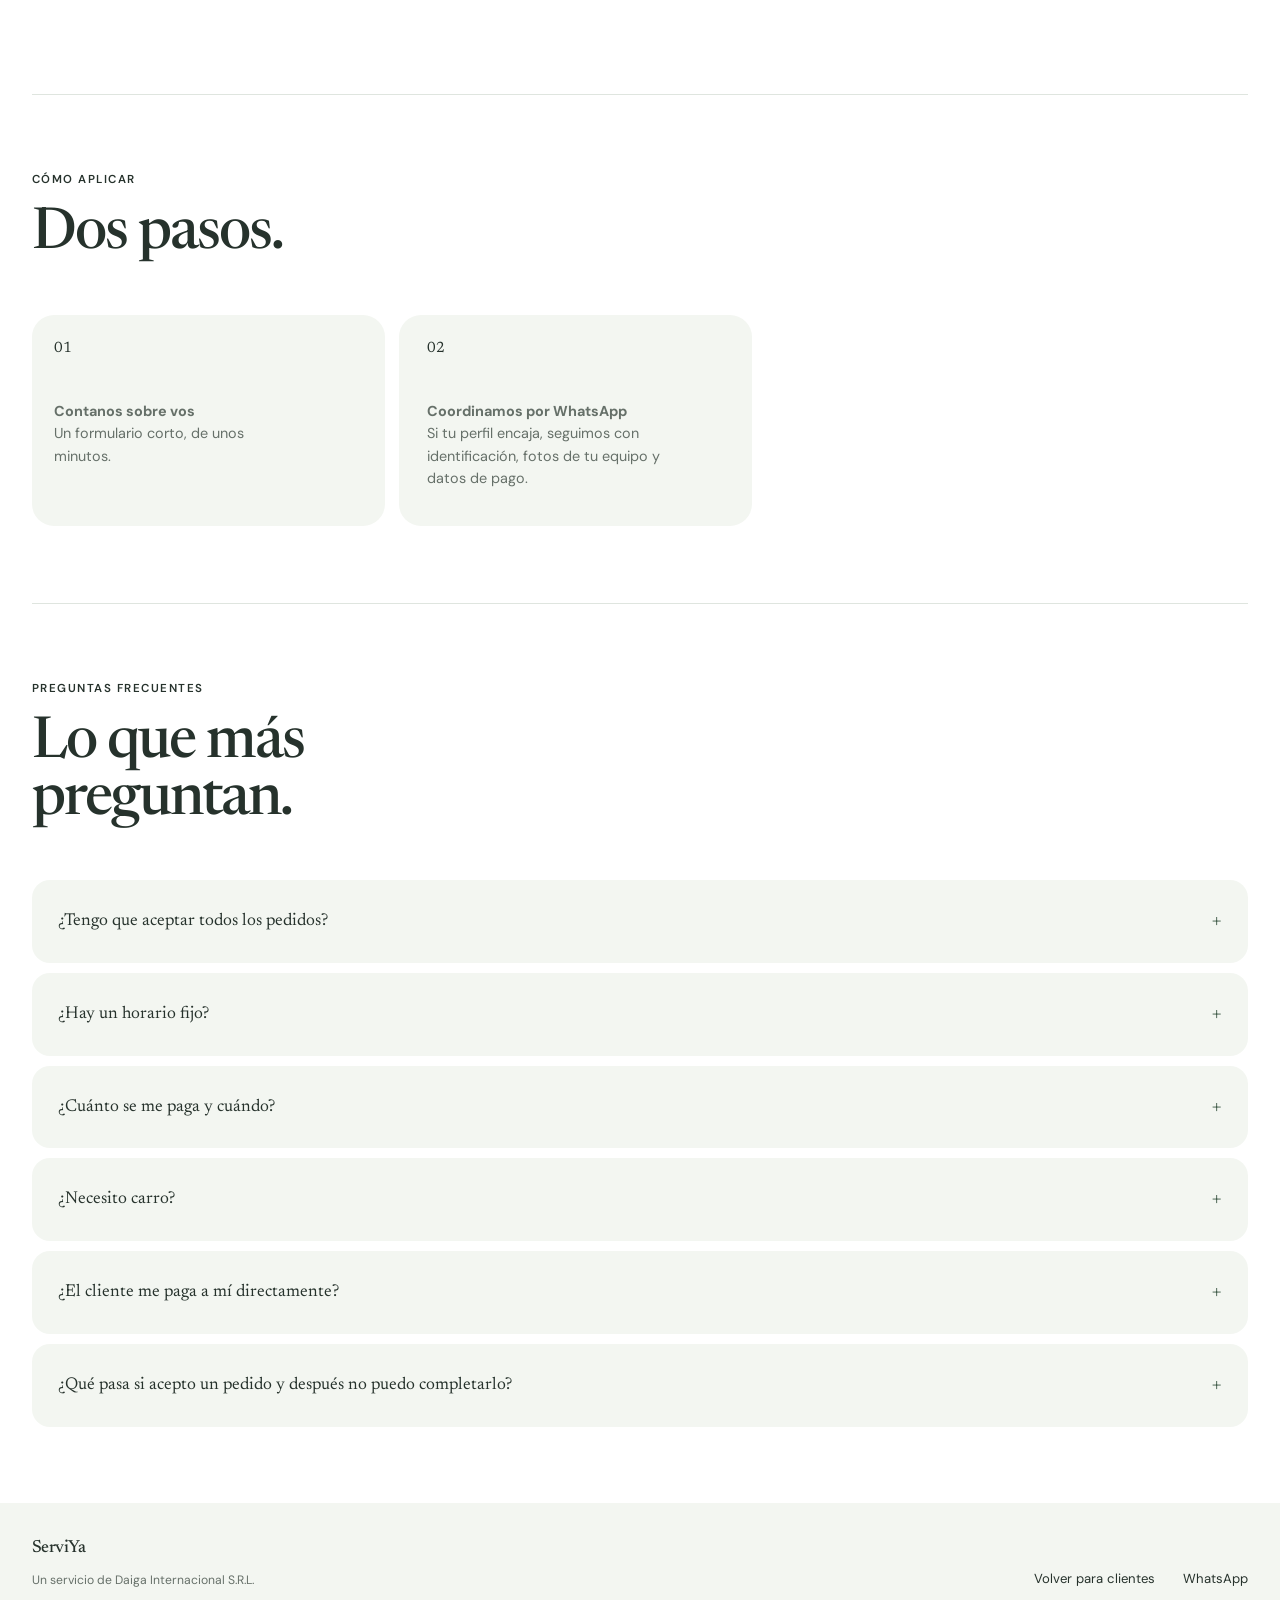
<file: socios_v3.html>
<!doctype html>
<html lang="es-CR">
<head>
  <meta charset="utf-8">
  <meta name="viewport" content="width=device-width, initial-scale=1">
  <title>Trabajá con ServiYa — Generá ingresos lavando ropa</title>
  <meta name="description" content="Sumate a ServiYa como ServiSocio/a. Recogés, lavás y devolvés pedidos de lavandería con tu propia lavadora y secadora, en tus tiempos libres.">
  <link rel="preconnect" href="https://fonts.googleapis.com">
  <link rel="preconnect" href="https://fonts.gstatic.com" crossorigin>
  <link href="https://fonts.googleapis.com/css2?family=DM+Sans:wght@400;500;600&family=Newsreader:opsz,wght@6..72,500;6..72,600&display=swap" rel="stylesheet">
  <link rel="stylesheet" href="styles.css">
</head>
<body>
  <header class="site-header">
    <div class="shell header-inner">
      <a class="site-name" href="index.html">ServiYa</a>
      <nav class="main-nav">
        <a href="index.html">Para clientes</a>
        <a href="#beneficios">Beneficios</a>
        <a href="#requisitos">Requisitos</a>
        <a href="#preguntas">Preguntas</a>
      </nav>
      <a class="header-cta" href="https://docs.google.com/forms/d/e/1FAIpQLSfyPMYZJDiENxdhLEc-QjNsY5_6wAOTpy953SPhA_mnFj5D0g/viewform?usp=header" target="_blank" rel="noopener">Quiero aplicar</a>
    </div>
  </header>

  <main>
    <section class="hero shell">
      <div class="hero-text">
        <p class="kicker">Para personas con lavadora y secadora</p>
        <h1>Generá ingresos<br>lavando ropa.</h1>
        <div class="hero-copy">
          <p>ServiYa te conecta con clientes que necesitan lavandería en tu zona. Vos elegís qué pedidos aceptar — sin turnos fijos, sin exclusividad.</p>
          <div class="actions">
            <a class="button button-dark" href="https://docs.google.com/forms/d/e/1FAIpQLSfyPMYZJDiENxdhLEc-QjNsY5_6wAOTpy953SPhA_mnFj5D0g/viewform?usp=header" target="_blank" rel="noopener">Quiero aplicar</a>
            <a class="text-link" href="#requisitos">Ver requisitos <span aria-hidden="true">↓</span></a>
          </div>
        </div>
      </div>
      <div class="hero-media">
        <img class="hero-photo" src="assets/laundry-home.jpg" alt="Lavadora en funcionamiento" width="1200" height="1500">
      </div>
      <dl class="facts">
        <div><dt>70%</dt><dd>del subtotal antes de impuestos, para vos</dd></div>
        <div><dt>₡0</dt><dd>costo de aplicar</dd></div>
        <div><dt>Vos elegís</dt><dd>qué pedidos aceptar</dd></div>
      </dl>
    </section>

    <section class="section shell" id="beneficios">
      <div class="section-intro">
        <p class="kicker">Beneficios</p>
        <h2>Trabajás cuando<br>a vos te conviene.</h2>
      </div>
      <div class="benefit-grid">
        <article><h3>Vos decidís</h3><p>Aceptás o rechazás cada pedido. No hay penalización por no tomar uno.</p></article>
        <article><h3>Sin turnos fijos</h3><p>No hay horario obligatorio ni exclusividad — podés trabajar con otras plataformas también.</p></article>
        <article><h3>Pago transparente</h3><p>Recibís el 70% del subtotal antes de impuestos de cada pedido completado.</p></article>
        <article><h3>Registro gratuito</h3><p>Aplicar a ServiYa no tiene ningún costo.</p></article>
      </div>
    </section>

    <section class="section shell" id="requisitos">
      <div class="section-intro">
        <p class="kicker">Requisitos</p>
        <h2>Lo que necesitás<br>para aplicar.</h2>
      </div>
      <ul class="requirements">
        <li><strong>Edad y documentos:</strong> ser mayor de 18 años, tener cédula vigente y poder trabajar legalmente en Costa Rica.</li>
        <li><strong>Teléfono:</strong> smartphone con WhatsApp activo.</li>
        <li><strong>Cobro:</strong> poder recibir pagos por SINPE Móvil.</li>
        <li><strong>Equipo:</strong> lavadora y secadora propias, en buen funcionamiento (capacidad de secado de al menos 7 kg; se recomienda 8–10 kg o más).</li>
        <li><strong>Espacio:</strong> un lugar limpio para guardar la ropa mientras la procesás, libre de mascotas y de humo.</li>
        <li><strong>Insumos:</strong> detergente y suavizante estándar.</li>
        <li><strong>Antecedentes:</strong> Hoja de Delincuencia vigente (emitida en los últimos 90 días).</li>
      </ul>
      <p class="fine-print">No se requiere vehículo propio.</p>
    </section>

    <section class="section shell" id="proceso">
      <div class="section-intro">
        <p class="kicker">Cómo aplicar</p>
        <h2>Dos pasos.</h2>
      </div>
      <ol class="steps" style="grid-template-columns: repeat(2,1fr); max-width: 720px;">
        <li><span>01</span><p><strong>Contanos sobre vos</strong><br>Un formulario corto, de unos minutos.</p></li>
        <li><span>02</span><p><strong>Coordinamos por WhatsApp</strong><br>Si tu perfil encaja, seguimos con identificación, fotos de tu equipo y datos de pago.</p></li>
      </ol>
    </section>

    <section class="section shell" id="preguntas">
      <div class="section-intro">
        <p class="kicker">Preguntas frecuentes</p>
        <h2>Lo que más<br>preguntan.</h2>
      </div>
      <div class="faq-list">
        <details class="faq-item">
          <summary>¿Tengo que aceptar todos los pedidos?</summary>
          <p>No. Vos elegís cuáles aceptar según tu disponibilidad. No hay ninguna penalización por no tomar uno.</p>
        </details>
        <details class="faq-item">
          <summary>¿Hay un horario fijo?</summary>
          <p>No. Los pedidos se avisan por un grupo de WhatsApp de ServiSocios y los tomás si te conviene, cuando querés.</p>
        </details>
        <details class="faq-item">
          <summary>¿Cuánto se me paga y cuándo?</summary>
          <p>Recibís el 70% del subtotal antes de impuestos de cada pedido completado, transferido por SINPE Móvil apenas se completa el pedido.</p>
        </details>
        <details class="faq-item">
          <summary>¿Necesito carro?</summary>
          <p>No es obligatorio.</p>
        </details>
        <details class="faq-item">
          <summary>¿El cliente me paga a mí directamente?</summary>
          <p>No. El cliente le paga a ServiYa, y nosotros te transferimos tu parte. Así evitamos confusiones para ambos lados.</p>
        </details>
        <details class="faq-item">
          <summary>¿Qué pasa si acepto un pedido y después no puedo completarlo?</summary>
          <p>Avisanos apenas lo sepas para buscar una alternativa. Casos justificados (enfermedad, accidente, problemas con el equipo) no tienen penalización.</p>
        </details>
      </div>
    </section>
  </main>

  <footer class="site-footer">
    <div class="shell footer-inner">
      <div>
        <p class="site-name" style="font-family: var(--serif); font-size:1.1rem;">ServiYa</p>
        <p>Un servicio de Daiga Internacional S.R.L.</p>
      </div>
      <div class="footer-links">
        <a href="index.html">Volver para clientes</a>
        <a href="https://wa.me/50661637745" target="_blank" rel="noopener">WhatsApp</a>
      </div>
    </div>
  </footer>
</body>
</html>
</file>
<file: styles.css>
:root {
  --ink: #26322c;
  --muted: #667069;
  --line: #dfe5df;
  --soft: #f3f6f1;
  --warm: #f6eee4;
  --sage: #6f8977;
  --sage-dark: #425d4b;
  --white: #ffffff;
  --serif: "Newsreader", Georgia, serif;
  --sans: "DM Sans", sans-serif;
}

* { box-sizing: border-box; }

html { scroll-behavior: smooth; }

body {
  margin: 0;
  color: var(--ink);
  background: var(--white);
  font-family: var(--sans);
  font-size: 15px;
  line-height: 1.55;
  -webkit-font-smoothing: antialiased;
}

a { color: inherit; }

p, h1, h2, h3, dl, dd { margin-top: 0; }

h1, h2, h3 {
  font-family: var(--serif);
  font-weight: 500;
  letter-spacing: -0.035em;
}

h1 {
  margin-bottom: 0;
  font-size: clamp(3.25rem, 6.4vw, 6rem);
  line-height: .9;
}

h2 {
  margin-bottom: 0;
  font-size: clamp(2.25rem, 4.5vw, 4.25rem);
  line-height: .98;
}

h3 {
  margin-bottom: .45rem;
  font-size: clamp(1.25rem, 1.8vw, 1.7rem);
  line-height: 1.05;
}

.shell {
  width: min(1280px, calc(100% - 64px));
  margin-inline: auto;
}

.site-header {
  position: sticky;
  top: 0;
  z-index: 10;
  background: rgba(255, 255, 255, .96);
  border-bottom: 1px solid rgba(111, 137, 119, .2);
  backdrop-filter: blur(12px);
}

.header-inner {
  min-height: 78px;
  display: grid;
  grid-template-columns: 1fr auto 1fr;
  align-items: center;
  gap: 28px;
}

.site-name {
  margin-bottom: 0;
  font-family: var(--serif);
  font-size: 1.35rem;
  font-weight: 500;
  letter-spacing: -.03em;
  text-decoration: none;
}

.main-nav {
  display: flex;
  gap: 28px;
  font-size: .82rem;
}

.main-nav a, .footer-links a {
  text-decoration: none;
  text-underline-offset: 5px;
}

.main-nav a:hover, .footer-links a:hover { text-decoration: underline; }

.header-cta {
  justify-self: end;
  padding-bottom: 3px;
  color: var(--sage-dark);
  border-bottom: 1px solid var(--sage);
  font-size: .82rem;
  font-weight: 600;
  text-decoration: none;
}

.hero {
  min-height: auto;
  padding-block: clamp(36px, 4vw, 60px) 28px;
  display: grid;
  grid-template-columns: minmax(0, 1.05fr) minmax(340px, .75fr);
  grid-template-rows: auto auto;
  align-items: start;
  column-gap: clamp(42px, 7vw, 100px);
}

.hero-text {
  grid-column: 1;
  grid-row: 1;
}

.hero h1 {
  padding-top: clamp(4px, 1vw, 12px);
  font-size: clamp(2.75rem, 5.6vw, 5rem);
}

.hero-copy {
  padding-top: 20px;
  padding-bottom: 1.2rem;
}

.hero-copy > p {
  max-width: 34rem;
  color: var(--muted);
  font-size: clamp(1rem, 1.25vw, 1.12rem);
}

.kicker {
  margin-bottom: 24px;
  font-size: .72rem;
  font-weight: 600;
  letter-spacing: .13em;
  text-transform: uppercase;
}

.actions {
  margin-top: 32px;
  display: flex;
  align-items: center;
  gap: 26px;
  flex-wrap: wrap;
}

.button {
  min-height: 52px;
  padding: 14px 22px;
  display: inline-flex;
  align-items: center;
  justify-content: center;
  border: 1px solid var(--sage-dark);
  border-radius: 999px;
  font-size: .9rem;
  font-weight: 600;
  text-decoration: none;
  transition: transform .2s ease, background .2s ease;
}

.button-dark { color: var(--white); background: var(--sage-dark); }
.button:hover { transform: translateY(-2px); }
.button-dark:hover { background: #334b3b; }

.text-link {
  padding-bottom: 2px;
  border-bottom: 1px solid var(--sage);
  color: var(--sage-dark);
  font-size: .9rem;
  font-weight: 600;
  text-decoration: none;
}

.text-link span { margin-left: 8px; }

.facts {
  grid-column: 1 / -1;
  grid-row: 2;
  margin: 36px 0 0;
  padding-top: 16px;
  display: grid;
  grid-template-columns: repeat(3, 1fr);
  border-top: 1px solid var(--line);
}

.facts div { display: flex; align-items: baseline; gap: 12px; }
.facts dt { font-family: var(--serif); font-size: 1.8rem; }
.facts dd { color: var(--muted); font-size: .82rem; }

.hero-media {
  position: relative;
  grid-column: 2;
  grid-row: 1;
  min-height: clamp(320px, 38vw, 460px);
  align-self: start;
}

.hero-photo {
  display: block;
  object-fit: cover;
  box-shadow: 0 22px 60px rgba(52, 69, 58, .12);
}

.hero-photo-main {
  width: calc(100% - 42px);
  height: 88%;
  margin-left: auto;
  border-radius: 160px 160px 28px 28px;
}

.hero-photo-inset {
  position: absolute;
  left: 0;
  bottom: 0;
  width: 42%;
  height: 42%;
  border: 8px solid var(--white);
  border-radius: 22px 90px 22px 22px;
}

.partner-media .hero-photo-main {
  width: 100%;
  height: 82%;
  border-radius: 180px 180px 30px 30px;
}

.photo-note {
  width: 80%;
  margin: -34px 0 0 auto;
  padding: 22px 25px;
  position: relative;
  color: var(--ink);
  background: var(--warm);
  border-radius: 18px 4px 18px 18px;
  font-family: var(--serif);
  font-size: 1.1rem;
  line-height: 1.2;
}

.section {
  padding-block: clamp(44px, 6vw, 84px);
  border-top: 1px solid var(--line);
  scroll-margin-top: 76px;
}

.section-intro {
  margin-bottom: clamp(30px, 4vw, 52px);
  max-width: 44rem;
}

.section-intro .kicker { margin-bottom: 18px; }

.intro-copy {
  max-width: 38rem;
  margin-top: 28px;
  color: var(--muted);
  font-size: 1.05rem;
}

.service-list {
  padding-inline: clamp(22px, 4vw, 54px);
  background: var(--soft);
  border-radius: 30px;
}

.service-item {
  padding-block: 26px;
  display: grid;
  grid-template-columns: minmax(240px, .9fr) 1fr;
  gap: 32px;
  border-bottom: 1px solid #d8dfd8;
}

.service-item > div > p { max-width: 36rem; color: var(--muted); }

.service-item ul {
  margin: 0;
  padding: 0;
  list-style: none;
  color: var(--muted);
  font-size: .92rem;
}

.service-item li { padding: 7px 0; border-bottom: 1px solid var(--line); }
.service-combined { align-items: center; }
.service-combined .text-link { justify-self: start; }

.pricing-layout {
  display: grid;
  grid-template-columns: 1fr 1fr;
  gap: clamp(28px, 5vw, 72px);
}

.price-group {
  padding: clamp(18px, 3vw, 32px);
  background: var(--soft);
  border-radius: 26px;
}

.price-group:nth-child(2) { background: var(--warm); }
.price-group h3 { padding-bottom: 18px; border-bottom: 1px solid rgba(66, 93, 75, .35); }
.subheading { margin-top: 40px; }
.price-list { margin-bottom: 0; }

.price-list div {
  padding: 15px 0;
  display: flex;
  justify-content: space-between;
  gap: 24px;
  border-bottom: 1px solid var(--line);
}

.price-list dt { color: var(--muted); }
.price-list dd { margin-bottom: 0; font-weight: 600; white-space: nowrap; }
.compact div { padding-block: 11px; }

.fine-print {
  max-width: 58rem;
  margin-top: 28px;
  color: var(--muted);
  font-size: .84rem;
}

.steps {
  margin: 0;
  padding: 0;
  display: grid;
  grid-template-columns: repeat(4, 1fr);
  list-style: none;
  gap: 14px;
  border-top: 0;
}

.steps li {
  min-height: 190px;
  padding: 22px;
  background: var(--soft);
  border-right: 0;
  border-radius: 22px;
}

.steps li + li { padding-left: 28px; }
.steps span, .benefit-grid article > p { display: block; margin-bottom: 40px; font-family: var(--serif); }
.steps p { max-width: 15rem; color: var(--muted); font-size: .9rem; }
.steps-three { grid-template-columns: repeat(3, 1fr); }

.locations {
  margin: 0;
  padding: 0;
  display: grid;
  grid-template-columns: repeat(2, 1fr);
  max-width: 640px;
  list-style: none;
  gap: 12px;
  border-top: 0;
}

.locations li {
  padding: 14px 18px;
  background: var(--soft);
  border-bottom: 0;
  border-radius: 14px;
  font-family: var(--serif);
  font-size: clamp(1.3rem, 2.3vw, 2rem);
}

.benefit-grid {
  display: grid;
  grid-template-columns: repeat(2, 1fr);
  gap: 14px;
  border-top: 0;
}

.benefit-grid article { min-height: 150px; padding: 22px 26px; background: var(--soft); border: 0; border-radius: 24px; }
.benefit-grid article:nth-child(2), .benefit-grid article:nth-child(3) { background: var(--warm); }
.benefit-grid article:nth-child(odd) { border-right: 0; }
.benefit-grid article:nth-child(even) { padding-left: 34px; }
.benefit-grid h3 { margin-bottom: 14px; }
.benefit-grid span { color: var(--muted); }

.requirements { margin: 0; padding: 6px clamp(16px, 3vw, 32px); list-style: none; background: var(--soft); border-radius: 28px; }
.requirements li { padding: 18px 0; border-bottom: 1px solid var(--line); }
.requirements p { max-width: 45rem; margin-bottom: 0; color: var(--muted); }
.requirements strong { color: var(--ink); font-weight: 600; }

.faq-list {
  display: flex;
  flex-direction: column;
  gap: 10px;
}

.faq-item {
  background: var(--soft);
  border-radius: 18px;
  padding: 6px 26px;
}

.faq-item summary {
  padding: 18px 0;
  cursor: pointer;
  font-family: var(--serif);
  font-size: 1.08rem;
  color: var(--ink);
  list-style: none;
  display: flex;
  align-items: center;
  justify-content: space-between;
  gap: 16px;
}

.faq-item summary::-webkit-details-marker { display: none; }

.faq-item summary::after {
  content: "+";
  flex-shrink: 0;
  font-family: var(--serif);
  font-size: 1.4rem;
  color: var(--sage-dark);
  transition: transform 0.2s ease;
}

.faq-item[open] summary::after { transform: rotate(45deg); }

.faq-item p {
  margin: -4px 0 20px;
  color: var(--muted);
  font-size: 0.95rem;
  max-width: 60ch;
}

.closing {
  min-height: auto;
  padding-block: clamp(56px, 8vw, 96px);
  display: flex;
  flex-direction: column;
  align-items: flex-start;
  justify-content: center;
  border-top: 1px solid var(--line);
}

.closing h2 { max-width: 1100px; }
.closing .button { margin-top: 32px; }

.site-footer { padding-block: 32px; background: var(--soft); border-top: 0; }
.footer-inner { display: flex; align-items: flex-end; justify-content: space-between; gap: 32px; }
.footer-inner > div > p:last-child { margin: 8px 0 0; color: var(--muted); font-size: .76rem; }
.footer-links { display: flex; gap: 28px; font-size: .82rem; }

a:focus-visible { outline: 2px solid var(--ink); outline-offset: 5px; }

@media (prefers-reduced-motion: no-preference) {
  .hero > *, .section-intro > *, .closing > * {
    animation: reveal .7s both;
  }

  .hero h1, .section-intro > div, .closing h2 { animation-delay: .08s; }
  .hero-copy, .closing .button { animation-delay: .16s; }
  .facts { animation-delay: .24s; }

  @keyframes reveal {
    from { opacity: 0; transform: translateY(14px); }
    to { opacity: 1; transform: translateY(0); }
  }
}

@media (max-width: 900px) {
  .shell { width: min(100% - 40px, 760px); }
  .header-inner { grid-template-columns: 1fr auto; min-height: 68px; }
  .main-nav { display: none; }
  .hero { min-height: auto; grid-template-columns: 1fr; grid-template-rows: auto; }
  .hero > .kicker { grid-column: auto; }
  .hero h1 { margin: 50px 0; }
  .hero-copy { max-width: 580px; }
  .hero-media { grid-column: auto; grid-row: auto; min-height: 620px; margin-top: 44px; }
  .facts { margin-top: 72px; }
  .service-item { grid-template-columns: 1fr; }
  .service-item ul, .service-combined .text-link { grid-column: auto; }
  .steps { grid-template-columns: repeat(2, 1fr); }
  .steps li:nth-child(2) { border-right: 0; }
  .steps li:nth-child(3), .steps li:nth-child(4) { border-top: 0; }
  .steps li:nth-child(3) { padding-left: 28px; }
  .steps-three { grid-template-columns: repeat(3, 1fr); }
  .steps-three li:nth-child(2) { border-right: 1px solid var(--line); }
  .steps-three li:nth-child(3) { padding-left: 28px; border-top: 0; }
}

@media (max-width: 620px) {
  .shell { width: calc(100% - 32px); }
  .header-cta { font-size: .76rem; }
  h1 { font-size: clamp(2.85rem, 13vw, 4.2rem); }
  h2 { font-size: clamp(2.15rem, 10vw, 3.35rem); }
  .hero { padding-top: 58px; }
  .hero h1 { font-size: clamp(2.85rem, 13vw, 4.2rem); }
  .hero-media { min-height: 500px; }
  .hero-photo-main { width: calc(100% - 28px); border-radius: 100px 100px 24px 24px; }
  .hero-photo-inset { width: 47%; height: 38%; border-width: 6px; }
  .partner-media .hero-photo-main { width: 100%; border-radius: 110px 110px 24px 24px; }
  .facts { grid-template-columns: 1fr; gap: 13px; }
  .facts div { justify-content: space-between; padding-bottom: 10px; border-bottom: 1px solid var(--line); }
  .facts dt { font-size: 1.4rem; }
  .service-item { grid-template-columns: 1fr; gap: 14px; }
  .service-item ul, .service-combined .text-link { grid-column: auto; }
  .pricing-layout { grid-template-columns: 1fr; }
  .steps, .steps-three { grid-template-columns: 1fr; }
  .steps li, .steps li + li, .steps-three li:nth-child(3) { min-height: 0; padding: 26px; border-right: 0; border-top: 0; border-bottom: 0; }
  .steps span { margin-bottom: 38px; }
  .locations { grid-template-columns: 1fr; }
  .benefit-grid { grid-template-columns: 1fr; }
  .benefit-grid article, .benefit-grid article:nth-child(even) { min-height: 0; padding: 28px; border-right: 0; }
  .benefit-grid article > p { margin-bottom: 38px; }
  .requirements li { grid-template-columns: 1fr; gap: 24px; }
  .footer-inner { align-items: flex-start; flex-direction: column; }
  .footer-links { flex-direction: column; gap: 10px; }
}
</file>
